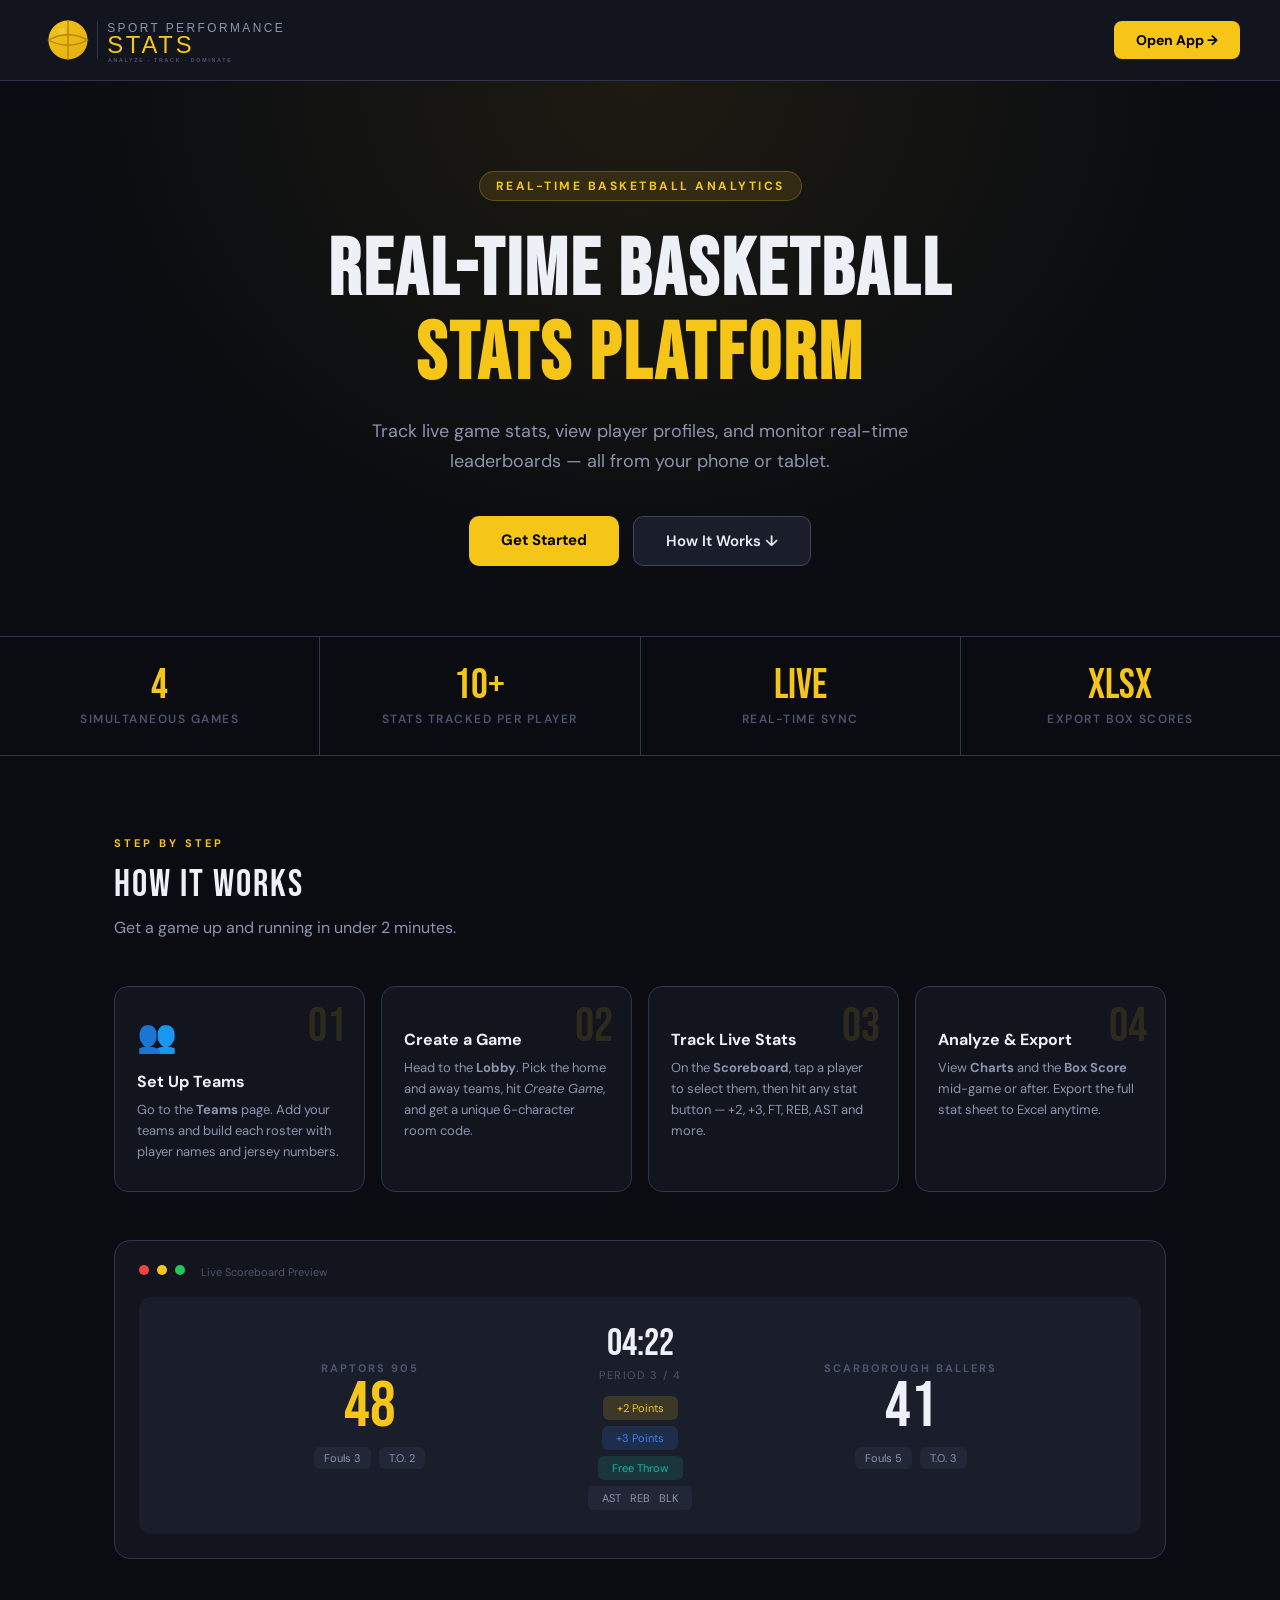
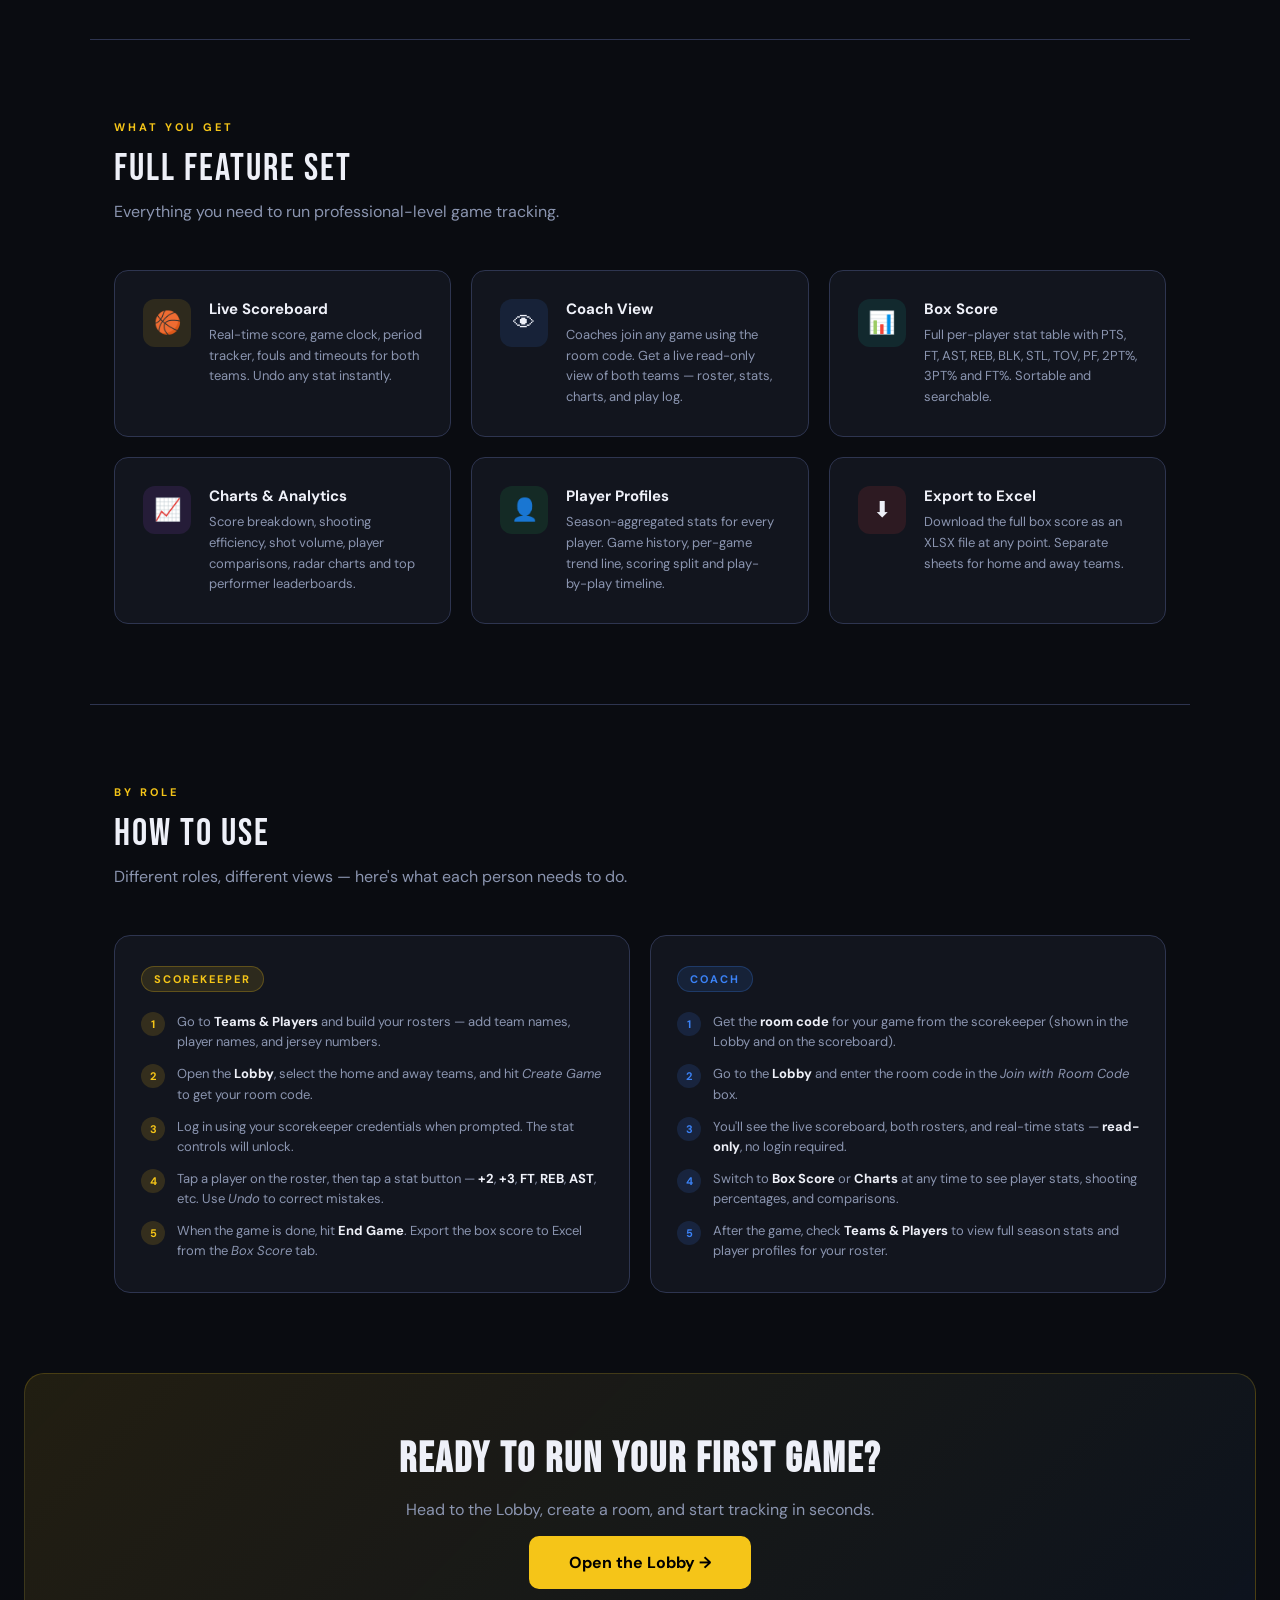
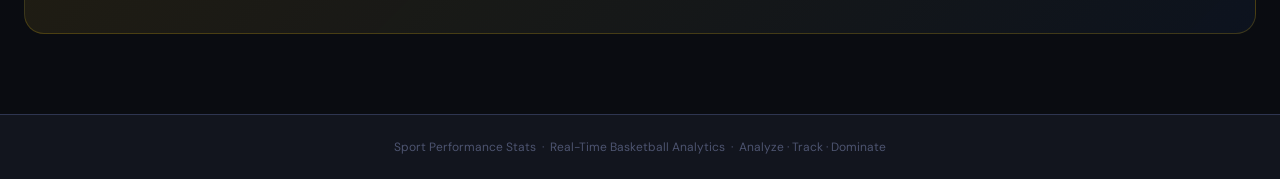
<file: lp2/index.html>
<!DOCTYPE html>
<html lang="en">
<head>
  <meta charset="UTF-8">
  <meta name="viewport" content="width=device-width, initial-scale=1.0">
  <title>Sport Performance Stats — Home</title>
  <link href="https://fonts.googleapis.com/css2?family=Bebas+Neue&family=DM+Sans:wght@400;500;600;700&display=swap" rel="stylesheet">
  <link rel="icon" href="logo.svg">
  <style>
    :root {
      --bg0: #0a0c11; --bg1: #12151e; --bg2: #1a1e2a; --bg3: #222737;
      --line: #2e3550; --line2: #3d4560;
      --t1: #eef0f8; --t2: #8b95b0; --t3: #4d5470;
      --gold: #f5c518; --gold2: #e0ae0f;
      --blue: #3b82f6; --teal: #14b8a6;
      --grn: #22c55e; --red: #ef4444; --purple: #a855f7;
    }
    *, *::before, *::after { box-sizing: border-box; margin: 0; padding: 0; }
    html { scroll-behavior: smooth; }
    body { font-family: 'DM Sans', sans-serif; background: var(--bg0); color: var(--t1); min-height: 100vh; }

    /* ── NAV ── */
    nav {
      display: flex; align-items: center; justify-content: space-between;
      padding: 12px 40px; background: var(--bg1);
      border-bottom: 1px solid var(--line); position: sticky; top: 0; z-index: 100;
    }
    nav img { height: 56px; }
    .nav-cta {
      background: var(--gold); color: #000; font-weight: 700; font-size: 14px;
      padding: 10px 22px; border-radius: 8px; text-decoration: none;
      transition: background .15s;
    }
    .nav-cta:hover { background: var(--gold2); }

    /* ── HERO ── */
    .hero {
      text-align: center; padding: 90px 24px 70px;
      background: radial-gradient(ellipse at 50% 0%, rgba(245,197,24,0.08) 0%, transparent 65%);
      border-bottom: 1px solid var(--line);
    }
    .hero-badge {
      display: inline-block; background: rgba(245,197,24,0.12); color: var(--gold);
      font-size: 12px; font-weight: 700; letter-spacing: 2.5px;
      padding: 6px 16px; border-radius: 99px; border: 1px solid rgba(245,197,24,0.25);
      margin-bottom: 28px; text-transform: uppercase;
    }
    .hero h1 {
      font-family: 'Bebas Neue', sans-serif;
      font-size: clamp(42px, 7vw, 80px); letter-spacing: 3px;
      line-height: 1.05; margin-bottom: 20px;
    }
    .hero h1 span { color: var(--gold); }
    .hero p {
      font-size: 18px; color: var(--t2); max-width: 560px;
      margin: 0 auto 40px; line-height: 1.65;
    }
    .hero-btns { display: flex; gap: 14px; justify-content: center; flex-wrap: wrap; }
    .btn-primary {
      background: var(--gold); color: #000; font-weight: 700; font-size: 15px;
      padding: 14px 32px; border-radius: 10px; text-decoration: none;
      transition: background .15s, transform .1s;
    }
    .btn-primary:hover { background: var(--gold2); transform: translateY(-1px); }
    .btn-secondary {
      background: var(--bg2); color: var(--t1); font-weight: 600; font-size: 15px;
      padding: 14px 32px; border-radius: 10px; text-decoration: none;
      border: 1.5px solid var(--line2); transition: border-color .15s;
    }
    .btn-secondary:hover { border-color: var(--blue); }

    /* ── STATS STRIP ── */
    .stats-strip {
      display: flex; justify-content: center; flex-wrap: wrap; gap: 0;
      border-bottom: 1px solid var(--line);
    }
    .strip-item {
      flex: 1; min-width: 160px; text-align: center;
      padding: 28px 20px; border-right: 1px solid var(--line);
    }
    .strip-item:last-child { border-right: none; }
    .strip-val { font-family: 'Bebas Neue', sans-serif; font-size: 42px; color: var(--gold); line-height: 1; }
    .strip-lbl { font-size: 12px; color: var(--t3); font-weight: 600; letter-spacing: 1.5px; text-transform: uppercase; margin-top: 4px; }

    /* ── SECTIONS ── */
    section { padding: 80px 24px; max-width: 1100px; margin: 0 auto; }
    .section-label {
      font-size: 11px; font-weight: 700; letter-spacing: 3px; color: var(--gold);
      text-transform: uppercase; margin-bottom: 12px;
    }
    .section-title {
      font-family: 'Bebas Neue', sans-serif; font-size: 38px;
      letter-spacing: 2px; margin-bottom: 10px;
    }
    .section-sub { font-size: 16px; color: var(--t2); margin-bottom: 48px; max-width: 520px; }

    /* ── HOW IT WORKS ── */
    .steps { display: grid; grid-template-columns: repeat(auto-fit, minmax(200px, 1fr)); gap: 16px; }
    .step {
      background: var(--bg1); border: 1px solid var(--line);
      border-radius: 14px; padding: 28px 22px; position: relative;
      transition: border-color .2s, transform .2s;
    }
    .step:hover { border-color: var(--gold); transform: translateY(-3px); }
    .step-num {
      font-family: 'Bebas Neue', sans-serif; font-size: 48px;
      color: rgba(245,197,24,0.12); line-height: 1;
      position: absolute; top: 16px; right: 18px;
    }
    .step-icon { font-size: 32px; margin-bottom: 14px; }
    .step h3 { font-size: 16px; font-weight: 700; margin-bottom: 8px; color: var(--t1); }
    .step p { font-size: 13px; color: var(--t2); line-height: 1.6; }
    .step-connector {
      display: flex; align-items: center; justify-content: center;
      color: var(--t3); font-size: 20px; padding-top: 28px;
    }

    /* ── FEATURES ── */
    .features { display: grid; grid-template-columns: repeat(auto-fit, minmax(300px, 1fr)); gap: 20px; }
    .feat {
      background: var(--bg1); border: 1px solid var(--line); border-radius: 14px;
      padding: 28px; display: flex; gap: 18px; align-items: flex-start;
      transition: border-color .2s;
    }
    .feat:hover { border-color: var(--line2); }
    .feat-icon {
      width: 48px; height: 48px; border-radius: 12px; flex-shrink: 0;
      display: flex; align-items: center; justify-content: center; font-size: 22px;
    }
    .feat-icon.gold   { background: rgba(245,197,24,0.12); }
    .feat-icon.blue   { background: rgba(59,130,246,0.12); }
    .feat-icon.teal   { background: rgba(20,184,166,0.12); }
    .feat-icon.purple { background: rgba(168,85,247,0.12); }
    .feat-icon.grn    { background: rgba(34,197,94,0.12); }
    .feat-icon.red    { background: rgba(239,68,68,0.12); }
    .feat h3 { font-size: 15px; font-weight: 700; margin-bottom: 6px; }
    .feat p  { font-size: 13px; color: var(--t2); line-height: 1.6; }

    /* ── VISUAL MOCK (scoreboard preview) ── */
    .mock-wrap {
      background: var(--bg1); border: 1px solid var(--line); border-radius: 16px;
      padding: 24px; margin-top: 48px; overflow: hidden;
    }
    .mock-bar {
      display: flex; gap: 8px; margin-bottom: 18px;
    }
    .mock-dot { width: 10px; height: 10px; border-radius: 50%; }
    .mock-scoreboard {
      display: grid; grid-template-columns: 1fr auto 1fr;
      gap: 12px; align-items: center; text-align: center;
      background: var(--bg2); border-radius: 12px; padding: 24px;
    }
    .mock-team-name { font-size: 11px; color: var(--t3); font-weight: 700; letter-spacing: 2px; text-transform: uppercase; }
    .mock-score { font-family: 'Bebas Neue', sans-serif; font-size: 64px; color: var(--t1); line-height: 1; }
    .mock-score.winning { color: var(--gold); }
    .mock-pills { display: flex; gap: 8px; justify-content: center; margin-top: 8px; }
    .mock-pill { background: var(--bg3); border-radius: 6px; padding: 4px 10px; font-size: 11px; color: var(--t2); }
    .mock-clock { font-family: 'Bebas Neue', sans-serif; font-size: 38px; color: var(--t1); }
    .mock-period { font-size: 11px; color: var(--t3); letter-spacing: 1.5px; margin-top: 2px; }
    .mock-btns { display: flex; flex-direction: column; gap: 6px; margin-top: 14px; align-items: center; }
    .mock-btn { background: var(--bg3); border-radius: 6px; padding: 5px 14px; font-size: 11px; color: var(--t2); }
    .mock-btn.gold { background: rgba(245,197,24,0.15); color: var(--gold); }
    .mock-btn.blue { background: rgba(59,130,246,0.15); color: var(--blue); }
    .mock-btn.teal { background: rgba(20,184,166,0.15); color: var(--teal); }

    /* ── ROLE CARDS ── */
    .roles { display: grid; grid-template-columns: repeat(auto-fit, minmax(280px, 1fr)); gap: 20px; }
    .role-card {
      background: var(--bg1); border: 1px solid var(--line); border-radius: 16px; padding: 30px 26px;
    }
    .role-card-header {
      display: flex; align-items: center; gap: 12px; margin-bottom: 20px;
    }
    .role-tag {
      font-size: 11px; font-weight: 700; letter-spacing: 2px; text-transform: uppercase;
      padding: 5px 12px; border-radius: 99px;
    }
    .role-tag.scorekeeper { background: rgba(245,197,24,0.12); color: var(--gold); border: 1px solid rgba(245,197,24,0.25); }
    .role-tag.coach       { background: rgba(59,130,246,0.12);  color: var(--blue); border: 1px solid rgba(59,130,246,0.25); }
    .role-steps { list-style: none; display: flex; flex-direction: column; gap: 12px; }
    .role-step {
      display: flex; gap: 12px; align-items: flex-start;
    }
    .role-step-num {
      flex-shrink: 0; width: 24px; height: 24px; border-radius: 50%;
      display: flex; align-items: center; justify-content: center;
      font-size: 11px; font-weight: 700;
    }
    .role-step-num.gold   { background: rgba(245,197,24,0.15); color: var(--gold); }
    .role-step-num.blue   { background: rgba(59,130,246,0.15);  color: var(--blue); }
    .role-step-text { font-size: 13px; color: var(--t2); line-height: 1.55; }
    .role-step-text strong { color: var(--t1); }

    /* ── CTA BANNER ── */
    .cta-banner {
      background: linear-gradient(135deg, rgba(245,197,24,0.1) 0%, rgba(59,130,246,0.06) 100%);
      border: 1px solid rgba(245,197,24,0.2); border-radius: 20px;
      padding: 60px 40px; text-align: center; margin: 0 24px 80px;
    }
    .cta-banner h2 {
      font-family: 'Bebas Neue', sans-serif; font-size: 42px;
      letter-spacing: 2px; margin-bottom: 14px;
    }
    .cta-banner p { font-size: 16px; color: var(--t2); margin-bottom: 32px; }

    /* ── FOOTER ── */
    footer {
      background: var(--bg1); border-top: 1px solid var(--line);
      text-align: center; padding: 24px;
      font-size: 12px; color: var(--t3);
    }

    @media (max-width: 600px) {
      nav { padding: 12px 20px; }
      .hero { padding: 60px 20px 50px; }
      .strip-item { min-width: 130px; }
      section { padding: 60px 20px; }
      .mock-score { font-size: 44px; }
      .cta-banner { padding: 40px 24px; margin: 0 16px 60px; }
    }
  </style>
</head>
<body>

<!-- NAV -->
<nav>
  <img src="logo.svg" alt="Sport Performance Stats">
  <a href="lobby.html" class="nav-cta">Open App →</a>
</nav>

<!-- HERO -->
<div class="hero">
  <div class="hero-badge"> Real-Time Basketball Analytics</div>
  <h1>REAL-TIME BASKETBALL<br><span>STATS PLATFORM</span></h1>
  <p>Track live game stats, view player profiles, and monitor real-time leaderboards — all from your phone or tablet.</p>
  <div class="hero-btns">
    <a href="lobby.html" class="btn-primary">Get Started</a>
    <a href="#how-it-works" class="btn-secondary">How It Works ↓</a>
  </div>
</div>

<!-- STATS STRIP -->
<div class="stats-strip">
  <div class="strip-item">
    <div class="strip-val">4</div>
    <div class="strip-lbl">Simultaneous Games</div>
  </div>
  <div class="strip-item">
    <div class="strip-val">10+</div>
    <div class="strip-lbl">Stats Tracked Per Player</div>
  </div>
  <div class="strip-item">
    <div class="strip-val">Live</div>
    <div class="strip-lbl">Real-Time Sync</div>
  </div>
  <div class="strip-item">
    <div class="strip-val">XLSX</div>
    <div class="strip-lbl">Export Box Scores</div>
  </div>
</div>

<!-- HOW IT WORKS -->
<section id="how-it-works">
  <div class="section-label">Step by Step</div>
  <div class="section-title">HOW IT WORKS</div>
  <div class="section-sub">Get a game up and running in under 2 minutes.</div>

  <div class="steps">

    <div class="step">
      <div class="step-num">01</div>
      <div class="step-icon">👥</div>
      <h3>Set Up Teams</h3>
      <p>Go to the <strong>Teams</strong> page. Add your teams and build each roster with player names and jersey numbers.</p>
    </div>

    <div class="step">
      <div class="step-num">02</div>
      <div class="step-icon"></div>
      <h3>Create a Game</h3>
      <p>Head to the <strong>Lobby</strong>. Pick the home and away teams, hit <em>Create Game</em>, and get a unique 6-character room code.</p>
    </div>

    <div class="step">
      <div class="step-num">03</div>
      <div class="step-icon"></div>
      <h3>Track Live Stats</h3>
      <p>On the <strong>Scoreboard</strong>, tap a player to select them, then hit any stat button — +2, +3, FT, REB, AST and more.</p>
    </div>

    <div class="step">
      <div class="step-num">04</div>
      <div class="step-icon"></div>
      <h3>Analyze & Export</h3>
      <p>View <strong>Charts</strong> and the <strong>Box Score</strong> mid-game or after. Export the full stat sheet to Excel anytime.</p>
    </div>

  </div>

  <!-- Scoreboard visual mock -->
  <div class="mock-wrap">
    <div class="mock-bar">
      <div class="mock-dot" style="background:#ef4444"></div>
      <div class="mock-dot" style="background:#f5c518"></div>
      <div class="mock-dot" style="background:#22c55e"></div>
      <span style="font-size:11px;color:var(--t3);margin-left:8px">Live Scoreboard Preview</span>
    </div>
    <div class="mock-scoreboard">
      <div>
        <div class="mock-team-name">Raptors 905</div>
        <div class="mock-score winning">48</div>
        <div class="mock-pills">
          <div class="mock-pill">Fouls 3</div>
          <div class="mock-pill">T.O. 2</div>
        </div>
      </div>
      <div>
        <div class="mock-clock">04:22</div>
        <div class="mock-period">PERIOD 3 / 4</div>
        <div class="mock-btns">
          <div class="mock-btn gold">+2 Points</div>
          <div class="mock-btn blue">+3 Points</div>
          <div class="mock-btn teal">Free Throw</div>
          <div class="mock-btn">AST &nbsp; REB &nbsp; BLK</div>
        </div>
      </div>
      <div>
        <div class="mock-team-name">Scarborough Ballers</div>
        <div class="mock-score">41</div>
        <div class="mock-pills">
          <div class="mock-pill">Fouls 5</div>
          <div class="mock-pill">T.O. 3</div>
        </div>
      </div>
    </div>
  </div>
</section>

<!-- FEATURES -->
<section style="border-top: 1px solid var(--line); padding-top: 80px;">
  <div class="section-label">What You Get</div>
  <div class="section-title">FULL FEATURE SET</div>
  <div class="section-sub">Everything you need to run professional-level game tracking.</div>

  <div class="features">

    <div class="feat">
      <div class="feat-icon gold">🏀</div>
      <div>
        <h3>Live Scoreboard</h3>
        <p>Real-time score, game clock, period tracker, fouls and timeouts for both teams. Undo any stat instantly.</p>
      </div>
    </div>

    <div class="feat">
      <div class="feat-icon blue">👁</div>
      <div>
        <h3>Coach View</h3>
        <p>Coaches join any game using the room code. Get a live read-only view of both teams — roster, stats, charts, and play log.</p>
      </div>
    </div>

    <div class="feat">
      <div class="feat-icon teal">📊</div>
      <div>
        <h3>Box Score</h3>
        <p>Full per-player stat table with PTS, FT, AST, REB, BLK, STL, TOV, PF, 2PT%, 3PT% and FT%. Sortable and searchable.</p>
      </div>
    </div>

    <div class="feat">
      <div class="feat-icon purple">📈</div>
      <div>
        <h3>Charts & Analytics</h3>
        <p>Score breakdown, shooting efficiency, shot volume, player comparisons, radar charts and top performer leaderboards.</p>
      </div>
    </div>

    <div class="feat">
      <div class="feat-icon grn">👤</div>
      <div>
        <h3>Player Profiles</h3>
        <p>Season-aggregated stats for every player. Game history, per-game trend line, scoring split and play-by-play timeline.</p>
      </div>
    </div>

    <div class="feat">
      <div class="feat-icon red">⬇</div>
      <div>
        <h3>Export to Excel</h3>
        <p>Download the full box score as an XLSX file at any point. Separate sheets for home and away teams.</p>
      </div>
    </div>

  </div>
</section>

<!-- ROLE INSTRUCTIONS -->
<section style="border-top: 1px solid var(--line); padding-top: 80px;">
  <div class="section-label">By Role</div>
  <div class="section-title">HOW TO USE</div>
  <div class="section-sub">Different roles, different views — here's what each person needs to do.</div>

  <div class="roles">

    <div class="role-card">
      <div class="role-card-header">
        <span class="role-tag scorekeeper">Scorekeeper</span>
      </div>
      <ol class="role-steps">
        <li class="role-step">
          <div class="role-step-num gold">1</div>
          <div class="role-step-text">Go to <strong>Teams &amp; Players</strong> and build your rosters — add team names, player names, and jersey numbers.</div>
        </li>
        <li class="role-step">
          <div class="role-step-num gold">2</div>
          <div class="role-step-text">Open the <strong>Lobby</strong>, select the home and away teams, and hit <em>Create Game</em> to get your room code.</div>
        </li>
        <li class="role-step">
          <div class="role-step-num gold">3</div>
          <div class="role-step-text">Log in using your scorekeeper credentials when prompted. The stat controls will unlock.</div>
        </li>
        <li class="role-step">
          <div class="role-step-num gold">4</div>
          <div class="role-step-text">Tap a player on the roster, then tap a stat button — <strong>+2</strong>, <strong>+3</strong>, <strong>FT</strong>, <strong>REB</strong>, <strong>AST</strong>, etc. Use <em>Undo</em> to correct mistakes.</div>
        </li>
        <li class="role-step">
          <div class="role-step-num gold">5</div>
          <div class="role-step-text">When the game is done, hit <strong>End Game</strong>. Export the box score to Excel from the <em>Box Score</em> tab.</div>
        </li>
      </ol>
    </div>

    <div class="role-card">
      <div class="role-card-header">
        <span class="role-tag coach">Coach</span>
      </div>
      <ol class="role-steps">
        <li class="role-step">
          <div class="role-step-num blue">1</div>
          <div class="role-step-text">Get the <strong>room code</strong> for your game from the scorekeeper (shown in the Lobby and on the scoreboard).</div>
        </li>
        <li class="role-step">
          <div class="role-step-num blue">2</div>
          <div class="role-step-text">Go to the <strong>Lobby</strong> and enter the room code in the <em>Join with Room Code</em> box.</div>
        </li>
        <li class="role-step">
          <div class="role-step-num blue">3</div>
          <div class="role-step-text">You'll see the live scoreboard, both rosters, and real-time stats — <strong>read-only</strong>, no login required.</div>
        </li>
        <li class="role-step">
          <div class="role-step-num blue">4</div>
          <div class="role-step-text">Switch to <strong>Box Score</strong> or <strong>Charts</strong> at any time to see player stats, shooting percentages, and comparisons.</div>
        </li>
        <li class="role-step">
          <div class="role-step-num blue">5</div>
          <div class="role-step-text">After the game, check <strong>Teams &amp; Players</strong> to view full season stats and player profiles for your roster.</div>
        </li>
      </ol>
    </div>

  </div>
</section>

<!-- CTA BANNER -->
<div class="cta-banner">
  <h2>READY TO RUN YOUR FIRST GAME?</h2>
  <p>Head to the Lobby, create a room, and start tracking in seconds.</p>
  <a href="lobby.html" class="btn-primary" style="font-size:16px;padding:16px 40px">Open the Lobby →</a>
</div>

<!-- FOOTER -->
<footer>
  Sport Performance Stats &nbsp;·&nbsp; Real-Time Basketball Analytics &nbsp;·&nbsp; Analyze · Track · Dominate
</footer>

</body>
</html>
</file>
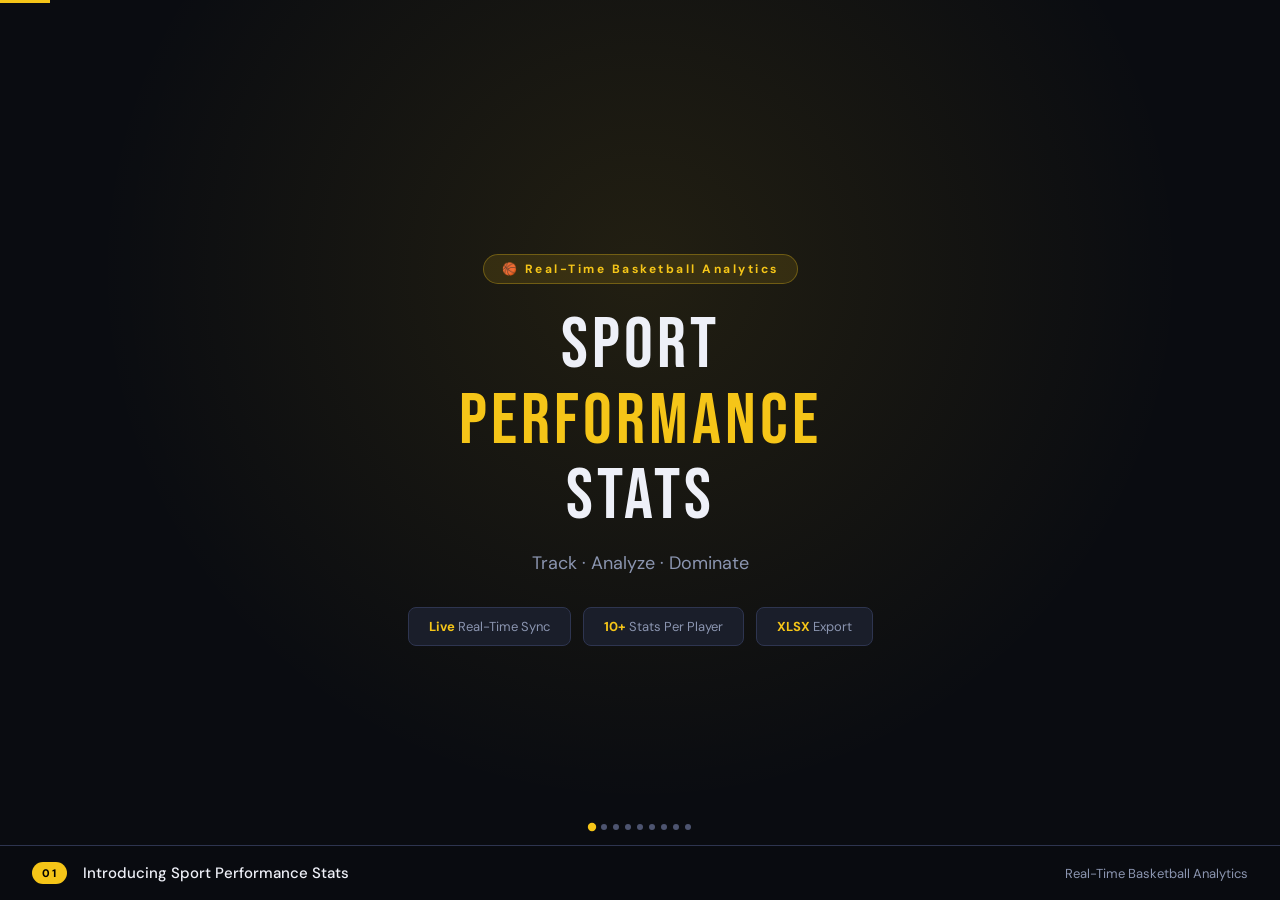
<file: lp2/demo.html>
<!DOCTYPE html>
<html lang="en">
<head>
  <meta charset="UTF-8">
  <meta name="viewport" content="width=device-width, initial-scale=1.0">
  <title>Sport Performance Stats — Demo</title>
  <link href="https://fonts.googleapis.com/css2?family=Bebas+Neue&family=DM+Sans:wght@400;500;600;700&display=swap" rel="stylesheet">
  <style>
    :root {
      --bg0:#0a0c11; --bg1:#12151e; --bg2:#1a1e2a; --bg3:#222737; --bg4:#2a3045;
      --line:#2e3550; --line2:#3d4560;
      --t1:#eef0f8; --t2:#8b95b0; --t3:#4d5470;
      --gold:#f5c518; --gold2:#e0ae0f;
      --blue:#3b82f6; --teal:#14b8a6; --grn:#22c55e; --red:#ef4444; --purple:#a855f7;
    }
    *,*::before,*::after{box-sizing:border-box;margin:0;padding:0}
    html,body{width:100%;height:100%;overflow:hidden;background:var(--bg0);font-family:'DM Sans',sans-serif;color:var(--t1)}

    /* ── PROGRESS BAR ── */
    #progress-bar{position:fixed;top:0;left:0;height:3px;background:var(--gold);width:0%;transition:width .4s linear;z-index:1000}

    /* ── SCENE WRAPPER ── */
    #stage{width:100%;height:100%;position:relative}
    .scene{position:absolute;inset:0;display:flex;flex-direction:column;opacity:0;transition:opacity .6s ease;pointer-events:none}
    .scene.active{opacity:1;pointer-events:all}

    /* ── CAPTION BAR ── */
    .caption-bar{position:fixed;bottom:0;left:0;right:0;background:rgba(10,12,17,.92);border-top:1px solid var(--line);padding:16px 32px;display:flex;align-items:center;gap:16px;z-index:500;backdrop-filter:blur(8px)}
    .caption-step{background:var(--gold);color:#000;font-weight:800;font-size:11px;letter-spacing:1.5px;padding:4px 10px;border-radius:99px;white-space:nowrap}
    .caption-text{font-size:15px;color:var(--t1);font-weight:500}
    .caption-sub{font-size:13px;color:var(--t2);margin-left:auto;white-space:nowrap}

    /* ── SCENE NAV ── */
    .scene-dots{position:fixed;bottom:70px;left:50%;transform:translateX(-50%);display:flex;gap:6px;z-index:600}
    .dot{width:6px;height:6px;border-radius:50%;background:var(--t3);transition:background .3s,transform .3s}
    .dot.active{background:var(--gold);transform:scale(1.4)}

    /* ── FAKE NAVBAR ── */
    .fake-nav{background:var(--bg1);border-bottom:1px solid var(--line);padding:10px 24px;display:flex;align-items:center;justify-content:space-between;flex-shrink:0}
    .fake-nav img{height:52px}
    .fake-nav-links{display:flex;gap:4px}
    .fnl{font-size:13px;font-weight:600;color:var(--t2);padding:7px 13px;border-radius:7px;text-decoration:none}
    .fnl.active{background:var(--gold);color:#000}

    /* ── SCENE CONTENT ── */
    .scene-body{flex:1;overflow:hidden;position:relative}

    /* ════════════════════════════════
       SCENE 1 — INTRO
    ════════════════════════════════ */
    #s1 .scene-body{display:flex;flex-direction:column;align-items:center;justify-content:center;text-align:center;background:radial-gradient(ellipse at 50% 30%,rgba(245,197,24,.1) 0%,transparent 60%)}
    .intro-badge{display:inline-block;background:rgba(245,197,24,.12);color:var(--gold);font-size:12px;font-weight:700;letter-spacing:2.5px;padding:6px 18px;border-radius:99px;border:1px solid rgba(245,197,24,.3);margin-bottom:24px;opacity:0;transform:translateY(10px);transition:all .6s ease .2s}
    .intro-h1{font-family:'Bebas Neue',sans-serif;font-size:72px;letter-spacing:4px;line-height:1.05;opacity:0;transform:translateY(20px);transition:all .7s ease .4s}
    .intro-h1 span{color:var(--gold)}
    .intro-sub{font-size:18px;color:var(--t2);margin-top:16px;opacity:0;transition:all .6s ease .7s}
    .intro-pill{display:flex;gap:12px;margin-top:32px;justify-content:center;opacity:0;transition:all .6s ease 1s}
    .ipill{background:var(--bg2);border:1px solid var(--line);border-radius:8px;padding:10px 20px;font-size:13px;color:var(--t2)}
    .ipill span{color:var(--gold);font-weight:700}
    #s1.active .intro-badge,#s1.active .intro-h1,#s1.active .intro-sub,#s1.active .intro-pill{opacity:1;transform:translateY(0)}

    /* ════════════════════════════════
       SCENE 2 — TEAMS
    ════════════════════════════════ */
    .teams-table-wrap{padding:24px;overflow:auto;height:100%}
    .teams-table{width:100%;border-collapse:collapse}
    .teams-table th{font-size:11px;letter-spacing:1.5px;color:var(--t3);font-weight:700;text-transform:uppercase;padding:10px 14px;border-bottom:1px solid var(--line);text-align:left}
    .teams-table td{padding:14px 14px;border-bottom:1px solid var(--line);font-size:14px}
    .rank-badge{display:inline-flex;align-items:center;justify-content:center;width:26px;height:26px;border-radius:6px;font-weight:800;font-size:13px}
    .r1{background:rgba(245,197,24,.15);color:var(--gold)}
    .r2{background:rgba(180,180,180,.1);color:#aaa}
    .r3{background:rgba(184,115,51,.1);color:#cd7f32}
    .rn{background:var(--bg3);color:var(--t3)}
    .team-row{opacity:0;transform:translateX(-16px);transition:all .4s ease}
    .team-row.show{opacity:1;transform:translateX(0)}
    .abtn{padding:6px 14px;border-radius:6px;font-size:12px;font-weight:700;border:none;cursor:pointer}
    .abtn.roster{background:rgba(59,130,246,.15);color:var(--blue)}
    .abtn.roster.highlight{background:var(--blue);color:#fff;transform:scale(1.05);transition:all .2s}

    /* roster modal */
    .roster-modal{position:absolute;inset:0;background:rgba(0,0,0,.7);display:flex;align-items:center;justify-content:center;opacity:0;transition:opacity .4s;pointer-events:none;z-index:200}
    .roster-modal.show{opacity:1;pointer-events:all}
    .roster-box{background:var(--bg1);border:1px solid var(--line);border-radius:16px;width:360px;overflow:hidden}
    .rmhdr{background:var(--bg2);padding:16px 20px;font-weight:700;font-size:15px;border-bottom:1px solid var(--line);display:flex;justify-content:space-between;align-items:center}
    .rmclose{color:var(--t3);font-size:18px;cursor:pointer}
    .rm-player{display:flex;align-items:center;gap:12px;padding:12px 20px;border-bottom:1px solid var(--line);opacity:0;transform:translateX(10px);transition:all .3s ease}
    .rm-player.show{opacity:1;transform:translateX(0)}
    .rm-num{font-family:'Bebas Neue',sans-serif;font-size:22px;color:var(--gold);width:32px}
    .rm-name{font-size:14px;font-weight:600}

    /* ════════════════════════════════
       SCENE 3 — LOBBY
    ════════════════════════════════ */
    .lobby-body{padding:24px;display:grid;grid-template-columns:1fr 1fr;gap:20px;height:100%}
    .action-card{background:var(--bg1);border:1px solid var(--line);border-radius:14px;padding:28px;display:flex;flex-direction:column;gap:12px;opacity:0;transform:translateY(16px);transition:all .5s ease}
    .action-card.show{opacity:1;transform:translateY(0)}
    .ac-icon{font-size:32px}
    .ac-h2{font-size:18px;font-weight:700}
    .ac-p{font-size:13px;color:var(--t2)}
    .lselect{width:100%;background:var(--bg2);border:1px solid var(--line);color:var(--t1);padding:10px 12px;border-radius:8px;font-size:13px}
    .lbtn{padding:12px;border-radius:8px;font-weight:700;font-size:14px;border:none;cursor:pointer;text-align:center;transition:all .2s}
    .lbtn.primary{background:var(--gold);color:#000}
    .lbtn.primary.pulse{transform:scale(1.04);box-shadow:0 0 20px rgba(245,197,24,.4)}
    .room-code-reveal{background:var(--bg2);border:1px solid var(--gold);border-radius:10px;padding:14px;text-align:center;opacity:0;transform:scale(.95);transition:all .4s ease;margin-top:4px}
    .room-code-reveal.show{opacity:1;transform:scale(1)}
    .rc-label{font-size:11px;color:var(--t3);letter-spacing:2px;text-transform:uppercase;margin-bottom:6px}
    .rc-code{font-family:'Bebas Neue',sans-serif;font-size:42px;color:var(--gold);letter-spacing:8px}
    .active-games-section{grid-column:1/-1;background:var(--bg1);border:1px solid var(--line);border-radius:14px;padding:20px;opacity:0;transition:opacity .5s .4s ease}
    .active-games-section.show{opacity:1}
    .game-card-mini{background:var(--bg2);border:1px solid var(--line);border-radius:10px;padding:14px;display:flex;justify-content:space-between;align-items:center}
    .gcm-teams{font-weight:700;font-size:14px}
    .gcm-score{font-family:'Bebas Neue',sans-serif;font-size:26px;color:var(--gold)}
    .gcm-status{font-size:11px;color:var(--grn);font-weight:700;letter-spacing:1px}

    /* ════════════════════════════════
       SCENE 4 — SCOREBOARD
    ════════════════════════════════ */
    .board{display:grid;grid-template-columns:1fr 1.1fr 1fr;gap:10px;padding:12px;height:100%}
    .team-panel{background:var(--bg1);border:1px solid var(--line);border-radius:14px;padding:18px;display:flex;flex-direction:column;gap:10px}
    .team-name-disp{font-size:11px;font-weight:700;letter-spacing:2px;color:var(--t3);text-transform:uppercase}
    .big-score{font-family:'Bebas Neue',sans-serif;font-size:80px;line-height:1;transition:all .15s}
    .big-score.bump{transform:scale(1.15);color:var(--gold)}
    .score-lbl{font-size:11px;color:var(--t3);letter-spacing:2px;text-transform:uppercase}
    .fpills{display:flex;gap:8px}
    .fpill{background:var(--bg2);border-radius:6px;padding:5px 12px;font-size:12px;color:var(--t2)}
    .roster-hdr{font-size:10px;color:var(--t3);letter-spacing:2px;text-transform:uppercase;margin-bottom:6px}
    .roster-list{list-style:none;display:flex;flex-direction:column;gap:4px}
    .roster-li{padding:8px 10px;border-radius:8px;font-size:13px;display:flex;align-items:center;gap:8px;cursor:pointer;background:var(--bg2);border:1px solid transparent;transition:all .2s}
    .roster-li.selected{background:rgba(245,197,24,.12);border-color:var(--gold);color:var(--gold)}
    .rnum{font-family:'Bebas Neue',sans-serif;font-size:18px;color:var(--t3);width:24px}
    .roster-li.selected .rnum{color:var(--gold)}

    .ctrl-panel{background:var(--bg1);border:1px solid var(--line);border-radius:14px;padding:18px;display:flex;flex-direction:column;gap:12px;align-items:center}
    .clock{font-family:'Bebas Neue',sans-serif;font-size:52px;color:var(--t1)}
    .period-tag{font-size:11px;color:var(--t3);letter-spacing:2px;text-transform:uppercase}
    .sel-bar{background:var(--bg2);border-radius:8px;padding:10px 14px;width:100%;font-size:13px;color:var(--t2);border:1px solid var(--line);transition:all .3s;text-align:center}
    .sel-bar.on{border-color:var(--gold);color:var(--gold);background:rgba(245,197,24,.08)}
    .stat-btns{display:flex;flex-direction:column;gap:8px;width:100%}
    .stat-row{display:flex;gap:8px;justify-content:center}
    .sb{padding:10px 0;border-radius:8px;border:none;font-weight:800;font-size:14px;cursor:pointer;flex:1;transition:all .2s;color:#000}
    .sb.gold{background:var(--gold)}
    .sb.blue{background:var(--blue);color:#fff}
    .sb.teal{background:var(--teal);color:#fff}
    .sb.chip{background:var(--bg3);color:var(--t2);font-size:12px;font-weight:700}
    .sb.active-flash{transform:scale(.93);filter:brightness(1.3)}

    .live-log{background:var(--bg2);border-radius:8px;padding:10px;width:100%;max-height:100px;overflow:hidden}
    .log-entry{font-size:11px;color:var(--t2);padding:2px 0;border-bottom:1px solid var(--line)}
    .log-entry strong{color:var(--t1)}
    .log-entry.new{color:var(--gold)}

    /* ════════════════════════════════
       SCENE 5 — BOX SCORE
    ════════════════════════════════ */
    .box-wrap{padding:16px;height:100%;display:flex;flex-direction:column;gap:12px}
    .stabs{display:flex;gap:6px}
    .stab{padding:8px 18px;border-radius:8px;font-size:13px;font-weight:700;background:var(--bg2);color:var(--t2);border:1px solid var(--line)}
    .stab.active{background:var(--gold);color:#000;border-color:var(--gold)}
    .summary-row{display:flex;gap:10px}
    .tscard{background:var(--bg2);border:1px solid var(--line);border-radius:8px;padding:12px 16px;text-align:center;flex:1;opacity:0;transform:translateY(8px);transition:all .3s ease}
    .tscard.show{opacity:1;transform:translateY(0)}
    .tscard-val{font-family:'Bebas Neue',sans-serif;font-size:28px;color:var(--gold)}
    .tscard-lbl{font-size:10px;color:var(--t3);letter-spacing:1.5px;text-transform:uppercase;margin-top:2px}
    .box-table{width:100%;border-collapse:collapse;font-size:12px}
    .box-table th{font-size:10px;color:var(--t3);letter-spacing:1.5px;text-transform:uppercase;padding:8px 10px;border-bottom:1px solid var(--line);text-align:left}
    .box-table td{padding:10px 10px;border-bottom:1px solid var(--line)}
    .box-row{opacity:0;transform:translateX(-10px);transition:all .3s ease}
    .box-row.show{opacity:1;transform:translateX(0)}

    /* ════════════════════════════════
       SCENE 6 — CHARTS
    ════════════════════════════════ */
    #s6 .scene-body{overflow-y:auto;display:flex;flex-direction:column}
    .charts-wrap{padding:12px 16px 0;display:grid;grid-template-columns:1fr 1fr;gap:12px;flex-shrink:0}
    .chart-card{background:var(--bg1);border:1px solid var(--line);border-radius:12px;padding:16px;display:flex;flex-direction:column;gap:10px;min-height:220px;opacity:0;transform:translateY(12px);transition:all .5s ease}
    .chart-card.show{opacity:1;transform:translateY(0)}
    /* player comparison */
    .cmp-section{padding:12px 16px 16px;flex-shrink:0;opacity:0;transform:translateY(16px);transition:all .5s ease}
    .cmp-section.show{opacity:1;transform:translateY(0)}
    .cmp-section-lbl{font-size:10px;color:var(--t3);letter-spacing:2px;text-transform:uppercase;font-weight:700;margin-bottom:10px}
    .cmp-row{display:flex;align-items:center;gap:10px;margin-bottom:12px;font-size:13px;color:var(--t2);font-weight:600}
    .csel{background:var(--bg2);border:1px solid var(--line2);color:var(--t1);padding:7px 14px;border-radius:8px;font-size:13px;font-weight:600}
    .vs-b{background:var(--gold);color:#000;font-weight:900;font-size:11px;padding:4px 10px;border-radius:6px}
    .cmp-charts-row{display:grid;grid-template-columns:1fr 1fr;gap:12px}
    /* grouped bars */
    .gbar-chart{display:flex;align-items:flex-end;justify-content:center;gap:18px;flex:1;padding:4px 8px 0}
    .gbar-group{display:flex;flex-direction:column;align-items:center;gap:4px}
    .gbar-pair{display:flex;align-items:flex-end;gap:3px}
    .gbar{width:16px;border-radius:3px 3px 0 0;transition:height .8s cubic-bezier(.22,1,.36,1);height:0}
    .gbar-lbl{font-size:10px;color:var(--t3)}
    /* legend */
    .cmp-legend{display:flex;gap:12px;margin-bottom:6px}
    .cleg{display:flex;align-items:center;gap:5px;font-size:11px;color:var(--t2)}
    .cleg-dot{width:8px;height:8px;border-radius:50%}
    .cc-title{font-size:11px;color:var(--t3);letter-spacing:1.5px;text-transform:uppercase;font-weight:700}
    .bar-chart{display:flex;align-items:flex-end;justify-content:center;gap:16px;flex:1;padding:8px 16px 0}
    .bar-wrap{display:flex;flex-direction:column;align-items:center;gap:4px;width:64px;flex-shrink:0;justify-content:flex-end;height:100%}
    .bar{width:100%;border-radius:4px 4px 0 0;transition:height .8s cubic-bezier(.22,1,.36,1);height:0;min-height:0}
    .bar-lbl{font-size:10px;color:var(--t3)}
    .bar-val{font-size:11px;font-weight:700;color:var(--t2)}
    .h-bar-chart{display:flex;flex-direction:column;gap:8px;flex:1;justify-content:center}
    .h-bar-row{display:flex;align-items:center;gap:8px}
    .h-bar-name{font-size:11px;color:var(--t2);width:80px;text-align:right;flex-shrink:0}
    .h-bar-track{flex:1;height:10px;background:var(--bg3);border-radius:99px;overflow:hidden}
    .h-bar-fill{height:100%;border-radius:99px;width:0;transition:width .9s ease}
    .h-bar-val{font-size:11px;color:var(--t2);width:28px;flex-shrink:0}
    /* radar */
    .radar-wrap{flex:1;display:flex;align-items:center;justify-content:center}

    /* ════════════════════════════════
       SCENE 7 — COACH VIEW
    ════════════════════════════════ */
    #s7 .scene-body{display:flex;align-items:center;justify-content:center;background:var(--bg0);gap:40px;padding:20px}
    .phone-frame{width:320px;height:560px;background:var(--bg1);border:2px solid var(--line2);border-radius:32px;overflow:hidden;flex-shrink:0;box-shadow:0 20px 60px rgba(0,0,0,.6);opacity:0;transform:translateY(20px) scale(.97);transition:all .6s ease}
    .phone-frame.show{opacity:1;transform:translateY(0) scale(1)}
    .coach-hdr{background:var(--bg2);padding:14px 16px;display:flex;align-items:center;justify-content:space-between;border-bottom:1px solid var(--line)}
    .ch-logo-sm{height:28px}
    .live-dot-wrap{display:flex;align-items:center;gap:6px;font-size:12px;font-weight:700;color:var(--grn)}
    .live-dot{width:8px;height:8px;border-radius:50%;background:var(--grn);animation:pulse 1.2s infinite}
    @keyframes pulse{0%,100%{opacity:1}50%{opacity:.4}}
    .score-strip{background:var(--bg2);padding:14px;display:grid;grid-template-columns:1fr auto 1fr;gap:8px;align-items:center;text-align:center;border-bottom:1px solid var(--line)}
    .ss-name{font-size:10px;color:var(--t3);letter-spacing:1.5px;text-transform:uppercase}
    .ss-score{font-family:'Bebas Neue',sans-serif;font-size:44px;line-height:1}
    .ss-score.my-team{color:var(--gold)}
    .ss-clock{font-family:'Bebas Neue',sans-serif;font-size:28px}
    .ss-period{font-size:10px;color:var(--t3);letter-spacing:1px}
    .coach-tabs-sm{display:flex;gap:4px;padding:8px;background:var(--bg2);border-bottom:1px solid var(--line)}
    .ctab-sm{flex:1;padding:6px;border-radius:6px;font-size:10px;font-weight:700;background:transparent;color:var(--t2);border:none;text-align:center}
    .ctab-sm.active{background:var(--gold);color:#000}
    .coach-roster{padding:10px}
    .coach-pl{display:flex;align-items:center;gap:8px;padding:8px 6px;border-bottom:1px solid var(--line)}
    .cp-num{font-family:'Bebas Neue',sans-serif;font-size:20px;color:var(--gold);width:28px}
    .cp-name{font-size:12px;font-weight:600;flex:1}
    .cp-pts{font-family:'Bebas Neue',sans-serif;font-size:22px;color:var(--t1)}
    .cp-sub{font-size:10px;color:var(--t3)}
    .coach-desc{max-width:320px;opacity:0;transition:opacity .5s .4s}
    .coach-desc.show{opacity:1}
    .cd-title{font-family:'Bebas Neue',sans-serif;font-size:32px;letter-spacing:2px;margin-bottom:12px}
    .cd-pts{display:flex;flex-direction:column;gap:10px}
    .cd-pt{display:flex;align-items:flex-start;gap:10px;font-size:14px;color:var(--t2)}
    .cd-pt span{color:var(--gold);font-size:18px;flex-shrink:0}

    /* ════════════════════════════════
       SCENE 8 — PLAYER PROFILE
    ════════════════════════════════ */
    .profile-wrap{padding:16px;height:100%;display:flex;flex-direction:column;gap:14px;overflow:hidden}
    .profile-hero{background:var(--bg1);border:1px solid var(--line);border-radius:14px;padding:20px;display:flex;gap:20px;align-items:center;opacity:0;transform:translateY(10px);transition:all .5s ease}
    .profile-hero.show{opacity:1;transform:translateY(0)}
    .av{width:64px;height:64px;border-radius:16px;background:rgba(245,197,24,.15);display:flex;align-items:center;justify-content:center;font-family:'Bebas Neue',sans-serif;font-size:28px;color:var(--gold);flex-shrink:0}
    .ph-info{flex:1}
    .ph-num{font-size:11px;color:var(--t3);font-weight:700}
    .ph-name{font-size:22px;font-weight:800;line-height:1.2}
    .ph-team{font-size:13px;color:var(--t2);margin-top:2px}
    .ph-badges{display:flex;gap:6px;margin-top:8px;flex-wrap:wrap}
    .badge{padding:3px 10px;border-radius:99px;font-size:11px;font-weight:700}
    .badge-gold{background:rgba(245,197,24,.15);color:var(--gold);border:1px solid rgba(245,197,24,.3)}
    .badge-blue{background:rgba(59,130,246,.15);color:var(--blue);border:1px solid rgba(59,130,246,.3)}
    .ph-stats{display:flex;gap:20px;text-align:center}
    .phs{display:flex;flex-direction:column}
    .phs-val{font-family:'Bebas Neue',sans-serif;font-size:32px;color:var(--gold)}
    .phs-lbl{font-size:10px;color:var(--t3);letter-spacing:1.5px;text-transform:uppercase}
    .profile-charts{display:grid;grid-template-columns:1fr 1fr 1fr;gap:12px;flex:1;min-height:0}
    .pc-card{background:var(--bg1);border:1px solid var(--line);border-radius:12px;padding:14px;display:flex;flex-direction:column;gap:8px;opacity:0;transform:translateY(10px);transition:all .4s ease}
    .pc-card.show{opacity:1;transform:translateY(0)}
    .pc-title{font-size:10px;color:var(--t3);letter-spacing:1.5px;text-transform:uppercase;font-weight:700}
    /* stat cards row */
    .sc-row-demo{display:flex;gap:8px;flex-shrink:0}
    .sc-card-d{background:var(--bg1);border:1px solid var(--line);border-radius:10px;padding:14px 8px;text-align:center;flex:1;opacity:0;transform:translateY(10px);transition:all .3s ease}
    .sc-card-d.show{opacity:1;transform:translateY(0)}
    .sc-val-d{font-family:'Bebas Neue',sans-serif;font-size:28px;color:var(--gold);line-height:1}
    .sc-lbl-d{font-size:9px;color:var(--t3);letter-spacing:1.5px;text-transform:uppercase;margin-top:3px}
    /* bar chart bottom-anchored */
    .bar-chart-bottom{display:flex;align-items:flex-end;gap:10px;flex:1}
    .bar-wrap-b{display:flex;flex-direction:column;align-items:center;gap:4px;flex:1;height:100%}
    .bar-space{flex:1;display:flex;align-items:flex-end;width:100%}
    .bar-b{width:100%;border-radius:4px 4px 0 0;transition:height .9s cubic-bezier(.22,1,.36,1);height:0px}
    /* sidebar */
    .pp-page{display:flex;height:100%;overflow:hidden}
    .pp-sidebar{width:220px;flex-shrink:0;border-right:1px solid var(--line);background:var(--bg1);display:flex;flex-direction:column;overflow:hidden}
    .pp-sidebar-hdr{padding:14px 16px;border-bottom:1px solid var(--line);flex-shrink:0}
    .pp-sidebar-title{font-family:'Bebas Neue',sans-serif;font-size:22px;letter-spacing:2px;margin-bottom:8px}
    .pp-search{width:100%;background:var(--bg2);border:1px solid var(--line);color:var(--t2);padding:8px 12px;border-radius:8px;font-size:12px}
    .pp-player-list{flex:1;overflow-y:auto;padding:6px}
    .pp-player-item{display:flex;align-items:center;gap:10px;padding:9px 10px;border-radius:8px;cursor:pointer;transition:background .2s;border:1px solid transparent;opacity:0;transform:translateX(-10px);transition:all .3s ease}
    .pp-player-item.show{opacity:1;transform:translateX(0)}
    .pp-player-item.active{background:rgba(245,197,24,.08);border-color:var(--gold)}
    .pp-av{width:32px;height:32px;border-radius:8px;display:flex;align-items:center;justify-content:center;font-size:13px;font-weight:800;flex-shrink:0;color:#000;background:rgba(245,197,24,.7)}
    .pp-pname{font-size:13px;font-weight:600;flex:1}
    .pp-pteam{font-size:10px;color:var(--t3)}
    .pp-ppts{font-family:'Bebas Neue',sans-serif;font-size:20px;color:var(--gold)}
    .pp-pnum{font-size:11px;color:var(--t3);font-weight:700;width:18px;flex-shrink:0}
    /* main */
    .pp-main{flex:1;padding:14px;display:flex;flex-direction:column;gap:10px;overflow:hidden;min-width:0}

    /* ════════════════════════════════
       SCENE 9 — OUTRO
    ════════════════════════════════ */
    #s9 .scene-body{display:flex;flex-direction:column;align-items:center;justify-content:center;text-align:center;background:radial-gradient(ellipse at 50% 50%,rgba(245,197,24,.1) 0%,transparent 65%)}
    .outro-logo{opacity:0;transform:scale(.9);transition:all .7s ease .2s}
    .outro-logo.show{opacity:1;transform:scale(1)}
    .outro-tagline{font-size:16px;color:var(--t2);margin-top:16px;letter-spacing:3px;text-transform:uppercase;opacity:0;transition:all .6s ease .6s}
    .outro-tagline.show{opacity:1}
    .outro-cta{margin-top:32px;background:var(--gold);color:#000;font-weight:700;font-size:15px;padding:14px 36px;border-radius:10px;opacity:0;transition:all .6s ease 1s;border:none;cursor:pointer}
    .outro-cta.show{opacity:1}
    .outro-link{margin-top:16px;font-size:13px;color:var(--t3);opacity:0;transition:all .6s ease 1.2s}
    .outro-link.show{opacity:1}
    .outro-link a{color:var(--blue);text-decoration:none}

    /* ── CURSOR ── */
    #cursor{position:fixed;width:20px;height:20px;border-radius:50%;background:rgba(245,197,24,.6);border:2px solid var(--gold);pointer-events:none;z-index:9999;transform:translate(-50%,-50%);transition:left .4s ease,top .4s ease,transform .1s,opacity .3s;opacity:0}
    #cursor.click{transform:translate(-50%,-50%) scale(.7)}
    #cursor.visible{opacity:1}

    /* ── REPLAY BTN ── */
    #replay{position:fixed;top:16px;right:16px;background:var(--bg2);border:1px solid var(--line);color:var(--t2);font-size:12px;font-weight:700;padding:8px 16px;border-radius:8px;cursor:pointer;z-index:1000;display:none}
    #replay:hover{border-color:var(--gold);color:var(--gold)}
  </style>
</head>
<body>

<div id="progress-bar"></div>
<div id="cursor"></div>
<button id="replay" onclick="startDemo()">↺ Replay</button>

<div class="scene-dots" id="dots"></div>

<div id="stage">

  <!-- SCENE 1: INTRO -->
  <div class="scene" id="s1">
    <div class="scene-body">
      <div class="intro-badge">🏀 Real-Time Basketball Analytics</div>
      <div class="intro-h1">SPORT<br><span>PERFORMANCE</span><br>STATS</div>
      <div class="intro-sub">Track · Analyze · Dominate</div>
      <div class="intro-pill">
        <div class="ipill"><span>Live</span> Real-Time Sync</div>
        <div class="ipill"><span>10+</span> Stats Per Player</div>
        <div class="ipill"><span>XLSX</span> Export</div>
      </div>
    </div>
  </div>

  <!-- SCENE 2: TEAMS -->
  <div class="scene" id="s2">
    <div class="fake-nav">
      <img src="logo.svg" alt="SPS">
      <div class="fake-nav-links">
        <span class="fnl">Home</span>
        <span class="fnl">Lobby</span>
        <span class="fnl active">Teams</span>
        <span class="fnl">Players</span>
      </div>
    </div>
    <div class="scene-body">
      <div class="teams-table-wrap">
        <table class="teams-table">
          <thead><tr><th>#</th><th>Team</th><th>W</th><th>L</th><th>Win %</th><th>Actions</th></tr></thead>
          <tbody id="teams-body"></tbody>
        </table>
      </div>
      <div class="roster-modal" id="roster-modal">
        <div class="roster-box">
          <div class="rmhdr">
            <span>Roster — Raptors 905</span>
            <span class="rmclose" id="rm-close">✕</span>
          </div>
          <div id="rm-players"></div>
        </div>
      </div>
    </div>
  </div>

  <!-- SCENE 3: LOBBY -->
  <div class="scene" id="s3">
    <div class="fake-nav">
      <img src="logo.svg" alt="SPS">
      <div class="fake-nav-links">
        <span class="fnl">Home</span>
        <span class="fnl active">Lobby</span>
        <span class="fnl">Teams</span>
        <span class="fnl">Players</span>
      </div>
    </div>
    <div class="scene-body">
      <div class="lobby-body">
        <div class="action-card" id="create-card">
          <div class="ac-icon">🏀</div>
          <div class="ac-h2">New Game</div>
          <div class="ac-p">Start a fresh game. A unique room code will be generated.</div>
          <select class="lselect" id="home-sel"><option>Raptors 905</option><option>Scarborough Ballers</option></select>
          <select class="lselect" id="away-sel"><option>Scarborough Ballers</option><option>Raptors 905</option></select>
          <button class="lbtn primary" id="create-btn">+ Create Game</button>
          <div class="room-code-reveal" id="rc-reveal">
            <div class="rc-label">Room Created</div>
            <div class="rc-code">HX7K2P</div>
          </div>
        </div>
        <div class="active-games-section" id="active-games">
          <div style="font-size:13px;font-weight:700;color:var(--t2);margin-bottom:12px;letter-spacing:1px;text-transform:uppercase">Active Games</div>
          <div class="game-card-mini">
            <div>
              <div class="gcm-teams">Raptors 905 vs Scarborough Ballers</div>
              <div class="gcm-status">● LIVE</div>
            </div>
            <div class="gcm-score">48 — 41</div>
          </div>
        </div>
      </div>
    </div>
  </div>

  <!-- SCENE 4: SCOREBOARD -->
  <div class="scene" id="s4">
    <div class="fake-nav">
      <img src="logo.svg" alt="SPS">
      <div style="background:var(--bg2);border:1px solid var(--line2);border-radius:6px;padding:5px 16px;font-size:12px;font-weight:700;color:var(--gold);letter-spacing:1.5px">ROOM: HX7K2P</div>
      <div class="fake-nav-links">
        <span class="fnl" style="background:var(--gold);color:#000;border-radius:7px">📲 Coach Links</span>
        <span class="fnl">Home</span>
        <span class="fnl">← Lobby</span>
        <span class="fnl">Teams</span>
        <span class="fnl">Players</span>
      </div>
    </div>
    <div class="scene-body">
      <div style="display:flex;gap:8px;justify-content:center;padding:8px;background:var(--bg1);border-bottom:1px solid var(--line)">
        <button style="padding:6px 16px;border-radius:50px;font-size:12px;font-weight:700;background:var(--gold);color:#000;border:none">🏀 Scoreboard</button>
        <button style="padding:6px 16px;border-radius:50px;font-size:12px;font-weight:700;background:var(--bg2);color:var(--t2);border:1px solid var(--line)">📊 Box Score</button>
        <button style="padding:6px 16px;border-radius:50px;font-size:12px;font-weight:700;background:var(--bg2);color:var(--t2);border:1px solid var(--line)">📈 Charts</button>
      </div>
      <div class="board">

        <!-- HOME TEAM -->
        <div class="team-panel">
          <div style="background:var(--bg2);border:1px solid var(--line);border-radius:8px;padding:7px 12px;text-align:center;font-size:13px;font-weight:700">Raptors 905</div>
          <div class="big-score" id="home-score">48</div>
          <div class="score-lbl">HOME</div>
          <div class="fpills"><div class="fpill">Fouls <strong>3</strong></div><div class="fpill">T.O. <strong>2</strong></div></div>
          <div class="roster-hdr">ON COURT — tap to select</div>
          <ul class="roster-list" id="home-roster" style="flex:1"></ul>
          <button style="width:100%;padding:9px;border-radius:8px;background:transparent;border:1px solid var(--blue);color:var(--blue);font-weight:700;font-size:12px;margin-top:auto">⇄ Substitute</button>
        </div>

        <!-- CONTROL PANEL -->
        <div class="ctrl-panel" style="gap:6px;padding:14px;overflow-y:auto">
          <div class="clock" id="game-clock" style="font-size:46px">04:22</div>
          <div class="period-tag">PERIOD 3 / 4</div>
          <div style="display:flex;gap:5px;width:100%">
            <input style="flex:1;background:var(--bg2);border:1px solid var(--line);color:var(--t2);padding:6px 10px;border-radius:7px;font-size:12px;outline:none" placeholder="MM:SS" readonly>
            <button style="padding:6px 12px;border-radius:7px;background:var(--bg3);color:var(--t2);border:1px solid var(--line);font-size:12px;font-weight:700">SET</button>
          </div>
          <div style="display:flex;gap:5px;width:100%">
            <button style="flex:1;padding:9px;border-radius:8px;background:var(--grn);color:#fff;font-weight:800;font-size:13px;border:none">▶ START</button>
            <button style="flex:1;padding:9px;border-radius:8px;background:var(--red);color:#fff;font-weight:800;font-size:13px;border:none">↺ RESET</button>
          </div>
          <button style="width:100%;padding:7px;border-radius:8px;background:transparent;border:1px solid var(--line);color:var(--t2);font-weight:700;font-size:12px">🏁 End Game</button>
          <div class="sel-bar" id="sel-bar" style="font-size:12px;padding:7px 12px;display:flex;align-items:center;justify-content:space-between">
            <span>● No player selected</span>
            <span style="font-size:11px;color:var(--t3)">↩ Undo</span>
          </div>
          <!-- Fouls & Timeouts -->
          <div style="width:100%">
            <div style="font-size:9px;color:var(--t3);letter-spacing:1.5px;text-transform:uppercase;margin-bottom:4px">Fouls &amp; Timeouts</div>
            <div style="display:grid;grid-template-columns:1fr 1fr;gap:4px">
              <button style="padding:7px 4px;font-size:11px;background:#e67e22;color:#fff;border:none;border-radius:7px;font-weight:700">Home Foul</button>
              <button style="padding:7px 4px;font-size:11px;background:#e67e22;color:#fff;border:none;border-radius:7px;font-weight:700">Away Foul</button>
              <button style="padding:7px 4px;font-size:11px;background:var(--bg3);color:var(--t2);border:1px solid var(--line);border-radius:7px;font-weight:700">Home T.O.</button>
              <button style="padding:7px 4px;font-size:11px;background:var(--bg3);color:var(--t2);border:1px solid var(--line);border-radius:7px;font-weight:700">Away T.O.</button>
            </div>
          </div>
          <!-- Scoring -->
          <div style="width:100%">
            <div style="font-size:9px;color:var(--t3);letter-spacing:1.5px;text-transform:uppercase;margin-bottom:4px">Scoring</div>
            <div style="display:flex;gap:5px">
              <button class="sb gold" id="btn-2" style="flex:1;padding:11px 0;font-size:18px;font-weight:900;border-radius:8px;border:none">+2</button>
              <button class="sb blue" id="btn-3" style="flex:1;padding:11px 0;font-size:18px;font-weight:900;color:#fff;border-radius:8px;border:none">+3</button>
              <button class="sb teal" id="btn-ft" style="flex:1;padding:11px 0;font-size:18px;font-weight:900;color:#fff;border-radius:8px;border:none">FT</button>
            </div>
          </div>
          <!-- Other Stats -->
          <div style="width:100%">
            <div style="font-size:9px;color:var(--t3);letter-spacing:1.5px;text-transform:uppercase;margin-bottom:4px">Other Stats</div>
            <div style="display:flex;gap:4px;flex-wrap:wrap">
              <button class="sb chip" id="btn-ast" style="padding:6px 10px;font-size:11px;flex:1">AST</button>
              <button class="sb chip" id="btn-reb" style="padding:6px 10px;font-size:11px;flex:1">REB</button>
              <button class="sb chip" id="btn-blk" style="padding:6px 10px;font-size:11px;flex:1">BLK</button>
              <button class="sb chip" id="btn-stl" style="padding:6px 10px;font-size:11px;flex:1">STL</button>
              <button class="sb chip" style="padding:6px 10px;font-size:11px;background:rgba(239,68,68,.1);color:var(--red);border:1px solid rgba(239,68,68,.3);border-radius:7px;font-weight:700;flex:1">TOV</button>
            </div>
          </div>
          <!-- Missed Shots -->
          <div style="width:100%">
            <div style="font-size:9px;color:var(--t3);letter-spacing:1.5px;text-transform:uppercase;margin-bottom:4px">Missed Shots</div>
            <div style="display:flex;gap:4px">
              <button style="flex:1;padding:7px 4px;font-size:11px;background:transparent;border:1px solid rgba(239,68,68,.4);color:var(--red);border-radius:7px;font-weight:700">Miss 2PT</button>
              <button style="flex:1;padding:7px 4px;font-size:11px;background:transparent;border:1px solid rgba(239,68,68,.4);color:var(--red);border-radius:7px;font-weight:700">Miss 3PT</button>
              <button style="flex:1;padding:7px 4px;font-size:11px;background:transparent;border:1px solid rgba(239,68,68,.4);color:var(--red);border-radius:7px;font-weight:700">Miss FT</button>
            </div>
          </div>
        </div>

        <!-- AWAY TEAM -->
        <div class="team-panel">
          <div style="background:var(--bg2);border:1px solid var(--line);border-radius:8px;padding:7px 12px;text-align:center;font-size:13px;font-weight:700">Scarborough Ballers</div>
          <div class="big-score" id="away-score">41</div>
          <div class="score-lbl">AWAY</div>
          <div class="fpills"><div class="fpill">Fouls <strong>5</strong></div><div class="fpill">T.O. <strong>3</strong></div></div>
          <div class="roster-hdr">ON COURT — tap to select</div>
          <ul class="roster-list" id="away-roster" style="flex:1"></ul>
          <button style="width:100%;padding:9px;border-radius:8px;background:transparent;border:1px solid var(--blue);color:var(--blue);font-weight:700;font-size:12px;margin-top:auto">⇄ Substitute</button>
        </div>

      </div>
    </div>
  </div>

  <!-- SCENE 5: BOX SCORE -->
  <div class="scene" id="s5">
    <div class="fake-nav">
      <img src="logo.svg" alt="SPS">
      <div style="background:var(--bg2);border:1px solid var(--line);border-radius:6px;padding:5px 12px;font-size:12px;font-weight:700;color:var(--gold)">Room: HX7K2P</div>
      <div class="fake-nav-links"><span class="fnl">Home</span><span class="fnl">← Lobby</span></div>
    </div>
    <div class="scene-body">
      <div class="box-wrap">
        <div class="stabs">
          <button class="stab active">🏠 Home</button>
          <button class="stab">✈ Away</button>
          <button class="stab">📋 Log</button>
          <button class="stab" style="margin-left:auto;background:rgba(59,130,246,.15);color:var(--blue);border-color:rgba(59,130,246,.3)">⬇ Export</button>
        </div>
        <div class="summary-row" id="summary-row"></div>
        <table class="box-table">
          <thead><tr><th>Player</th><th>PTS</th><th>REB</th><th>AST</th><th>STL</th><th>BLK</th><th>TOV</th><th>2PT%</th><th>3PT%</th></tr></thead>
          <tbody id="box-body"></tbody>
        </table>
      </div>
    </div>
  </div>

  <!-- SCENE 6: CHARTS -->
  <div class="scene" id="s6">
    <div class="fake-nav">
      <img src="logo.svg" alt="SPS">
      <div style="background:var(--bg2);border:1px solid var(--line);border-radius:6px;padding:5px 12px;font-size:12px;font-weight:700;color:var(--gold)">Room: HX7K2P</div>
      <div class="fake-nav-links"><span class="fnl">Home</span><span class="fnl">← Lobby</span></div>
    </div>
    <div class="scene-body">
      <div class="charts-wrap" id="charts-wrap"></div>

      <!-- Player Comparison -->
      <div class="cmp-section" id="cmp-section">
        <div class="cmp-section-lbl">Player Comparison</div>
        <div class="cmp-row">
          Compare:
          <div class="csel">Jordan Williams &nbsp;▾</div>
          <span class="vs-b">VS</span>
          <div class="csel">Marcus Lee &nbsp;▾</div>
        </div>
        <div class="cmp-charts-row">
          <div class="chart-card" id="cmp-stat-card" style="opacity:0;min-height:200px">
            <div class="cc-title">Stat Breakdown</div>
            <div class="cmp-legend">
              <span class="cleg"><span class="cleg-dot" style="background:var(--gold)"></span>J. Williams</span>
              <span class="cleg"><span class="cleg-dot" style="background:var(--purple)"></span>M. Lee</span>
            </div>
            <div class="gbar-chart" id="gbar-chart"></div>
          </div>
          <div class="chart-card" id="cmp-radar-card" style="opacity:0;min-height:200px">
            <div class="cc-title">Efficiency Radar</div>
            <div style="flex:1;display:flex;align-items:center;justify-content:center">
              <svg viewBox="0 0 220 220" width="200" height="200">
                <!-- grid hexagons -->
                <polygon points="110,28 182,68 182,152 110,192 38,152 38,68" fill="none" stroke="var(--line)" stroke-width="1.2"/>
                <polygon points="110,55 158,81 158,139 110,165 62,139 62,81" fill="none" stroke="var(--line)" stroke-width="1"/>
                <polygon points="110,82 134,95 134,125 110,138 86,125 86,95" fill="none" stroke="var(--line)" stroke-width="0.8"/>
                <!-- axis lines -->
                <line x1="110" y1="110" x2="110" y2="28" stroke="var(--line)" stroke-width="0.8"/>
                <line x1="110" y1="110" x2="182" y2="68" stroke="var(--line)" stroke-width="0.8"/>
                <line x1="110" y1="110" x2="182" y2="152" stroke="var(--line)" stroke-width="0.8"/>
                <line x1="110" y1="110" x2="110" y2="192" stroke="var(--line)" stroke-width="0.8"/>
                <line x1="110" y1="110" x2="38" y2="152" stroke="var(--line)" stroke-width="0.8"/>
                <line x1="110" y1="110" x2="38" y2="68" stroke="var(--line)" stroke-width="0.8"/>
                <!-- P1 polygon (gold) — Jordan Williams -->
                <polygon id="radar-p1" points="110,38 172,73 168,142 110,182 44,148 42,72" fill="rgba(245,197,24,0.15)" stroke="var(--gold)" stroke-width="2" opacity="0" style="transition:opacity .8s ease .6s"/>
                <!-- P2 polygon (purple) — Marcus Lee -->
                <polygon id="radar-p2" points="110,62 150,86 148,134 110,158 70,134 68,86" fill="rgba(168,85,247,0.15)" stroke="var(--purple)" stroke-width="2" opacity="0" style="transition:opacity .8s ease .9s"/>
                <!-- dots P1 -->
                <circle cx="110" cy="38" r="3" fill="var(--gold)" opacity="0" id="rd1a"/><circle cx="172" cy="73" r="3" fill="var(--gold)" opacity="0" id="rd1b"/><circle cx="168" cy="142" r="3" fill="var(--gold)" opacity="0" id="rd1c"/><circle cx="110" cy="182" r="3" fill="var(--gold)" opacity="0" id="rd1d"/><circle cx="44" cy="148" r="3" fill="var(--gold)" opacity="0" id="rd1e"/><circle cx="42" cy="72" r="3" fill="var(--gold)" opacity="0" id="rd1f"/>
                <!-- labels -->
                <text x="110" y="19" text-anchor="middle" fill="var(--t2)" font-size="11">Scoring</text>
                <text x="194" y="68" text-anchor="start" fill="var(--t2)" font-size="11">Rebounding</text>
                <text x="194" y="158" text-anchor="start" fill="var(--t2)" font-size="11">Playmaking</text>
                <text x="110" y="212" text-anchor="middle" fill="var(--t2)" font-size="11">Defense</text>
                <text x="26" y="158" text-anchor="end" fill="var(--t2)" font-size="11">Efficiency</text>
                <text x="26" y="68" text-anchor="end" fill="var(--t2)" font-size="11">Hustle</text>
              </svg>
            </div>
          </div>
        </div>
      </div>
    </div>
  </div>

  <!-- SCENE 7: COACH VIEW -->
  <div class="scene" id="s7">
    <div class="scene-body">
      <div class="phone-frame" id="phone-frame">
        <div class="coach-hdr">
          <img src="logo.svg" class="ch-logo-sm" alt="SPS">
          <div class="live-dot-wrap"><div class="live-dot"></div> LIVE</div>
        </div>
        <div class="score-strip">
          <div><div class="ss-name">Raptors 905</div><div class="ss-score my-team" id="cv-home">51</div></div>
          <div><div class="ss-clock">04:22</div><div class="ss-period">P3</div></div>
          <div><div class="ss-name">Scarborough</div><div class="ss-score" id="cv-away">41</div></div>
        </div>
        <div class="coach-tabs-sm">
          <button class="ctab-sm active">👥 Roster</button>
          <button class="ctab-sm">📊 Stats</button>
          <button class="ctab-sm">📈 Charts</button>
          <button class="ctab-sm">📋 Log</button>
        </div>
        <div class="coach-roster" id="coach-roster"></div>
      </div>
      <div class="coach-desc" id="coach-desc">
        <div class="cd-title">COACH VIEW</div>
        <div class="cd-pts">
          <div class="cd-pt"><span>📲</span> Share a link with each coach</div>
          <div class="cd-pt"><span>👁</span> Read-only — no login needed</div>
          <div class="cd-pt"><span>⚡</span> Updates in real-time</div>
          <div class="cd-pt"><span>📊</span> Full stats, charts & play log</div>
        </div>
      </div>
    </div>
  </div>

  <!-- SCENE 8: PLAYER PROFILE -->
  <div class="scene" id="s8">
    <div class="fake-nav">
      <img src="logo.svg" alt="SPS">
      <div class="fake-nav-links">
        <span class="fnl">Home</span><span class="fnl">Lobby</span>
        <span class="fnl">Teams</span><span class="fnl active">Players</span>
      </div>
    </div>
    <div class="scene-body" style="display:flex;flex-direction:row;overflow:hidden">
      <!-- Sidebar -->
      <div class="pp-sidebar">
        <div class="pp-sidebar-hdr">
          <div class="pp-sidebar-title">PLAYERS</div>
          <input class="pp-search" placeholder="Search by name or team…" readonly>
        </div>
        <ul class="pp-player-list" id="pp-player-list"></ul>
      </div>
      <!-- Main -->
      <div class="pp-main">
        <div class="profile-hero" id="profile-hero">
          <div class="av" style="width:56px;height:56px;font-size:22px">JW</div>
          <div class="ph-info">
            <div class="ph-num">#23</div>
            <div class="ph-name" style="font-size:20px">Jordan Williams</div>
            <div class="ph-team">Raptors 905 &nbsp;·&nbsp; <span style="color:var(--t3);font-size:11px">Season Totals</span></div>
            <div class="ph-badges" style="margin-top:6px">
              <span class="badge badge-gold">20+ PTS</span>
              <span class="badge badge-gold">Double-Double</span>
              <span class="badge badge-blue">50%+ FG</span>
            </div>
          </div>
          <div class="ph-stats">
            <div class="phs"><div class="phs-val" id="pp-pts">0</div><div class="phs-lbl">PTS</div></div>
            <div class="phs"><div class="phs-val" id="pp-reb">0</div><div class="phs-lbl">REB</div></div>
            <div class="phs"><div class="phs-val" id="pp-ast">0</div><div class="phs-lbl">AST</div></div>
            <div class="phs"><div class="phs-val" id="pp-fg">0%</div><div class="phs-lbl">FG%</div></div>
          </div>
        </div>
        <div class="sc-row-demo" id="sc-row-demo"></div>
        <div class="profile-charts" id="profile-charts" style="display:grid;grid-template-columns:1fr 1fr 1fr;gap:10px;flex:1;min-height:0"></div>
      </div>
    </div>
  </div>

  <!-- SCENE 9: OUTRO -->
  <div class="scene" id="s9">
    <div class="scene-body">
      <img src="logo.svg" class="outro-logo" id="outro-logo" style="height:100px" alt="SPS">
      <div class="outro-tagline" id="outro-tagline">ANALYZE · TRACK · DOMINATE</div>
      <button class="outro-cta" id="outro-cta" onclick="startDemo()">↺ Watch Again</button>
      <div class="outro-link" id="outro-link">
        <a href="index.html">→ Go to the App</a>
      </div>
    </div>
  </div>

</div><!-- /stage -->

<!-- CAPTION BAR -->
<div class="caption-bar" id="caption-bar">
  <span class="caption-step" id="cap-step">01</span>
  <span class="caption-text" id="cap-text">Introducing Sport Performance Stats</span>
  <span class="caption-sub" id="cap-sub">Real-Time Basketball Analytics</span>
</div>

<script>
const SCENES = [
  { id:'s1', dur:3800, step:'01', text:'Introducing Sport Performance Stats', sub:'Real-Time Basketball Analytics' },
  { id:'s2', dur:5000, step:'02', text:'Set up your teams and build rosters', sub:'Teams Page' },
  { id:'s3', dur:4500, step:'03', text:'Create a game room — get a unique code instantly', sub:'Game Lobby' },
  { id:'s4', dur:7000, step:'04', text:'Tap a player, record any stat in real time', sub:'Live Scoreboard' },
  { id:'s5', dur:3500, step:'05', text:'Full box score updates live — export to Excel anytime', sub:'Box Score' },
  { id:'s6', dur:5500, step:'06', text:'Instant charts — shooting %, team stats, player comparison', sub:'Analytics' },
  { id:'s7', dur:4000, step:'07', text:'Coaches get their own live read-only view', sub:'Coach View' },
  { id:'s8', dur:4000, step:'08', text:'Every player has a full season profile', sub:'Player Profiles' },
  { id:'s9', dur:9999, step:'09', text:'Sport Performance Stats', sub:'Built from scratch 🏀' },
];

const TOTAL_DUR = SCENES.slice(0,-1).reduce((a,s)=>a+s.dur,0);

const homeRoster = [
  {num:'23',name:'Jordan Williams'},
  {num:'5',name:'Marcus Lee'},
  {num:'11',name:'Devon Clarke'},
  {num:'7',name:'Aidan Brooks'},
  {num:'14',name:'Tyler Nash'},
];
const awayRoster = [
  {num:'3',name:'Chris Okafor'},
  {num:'21',name:'Dante Moore'},
  {num:'8',name:'Jamal Reid'},
  {num:'15',name:'Kyle Santos'},
  {num:'10',name:'Evan Price'},
];
const teamsData = [
  {rank:1,name:'Raptors 905',w:8,l:2,pct:'80.0%',medal:'🥇'},
  {rank:2,name:'Scarborough Ballers',w:6,l:4,pct:'60.0%',medal:'🥈'},
  {rank:3,name:'North York Knights',w:5,l:5,pct:'50.0%',medal:'🥉'},
  {rank:4,name:'Etobicoke Eagles',w:3,l:7,pct:'30.0%',medal:''},
];
const boxData = [
  {name:'Jordan Williams',pts:23,reb:10,ast:5,stl:2,blk:1,tov:3,fg2:'62%',fg3:'40%'},
  {name:'Marcus Lee',pts:12,reb:7,ast:3,stl:1,blk:2,tov:2,fg2:'55%',fg3:'—'},
  {name:'Devon Clarke',pts:8,reb:3,ast:8,stl:3,blk:0,tov:1,fg2:'50%',fg3:'33%'},
  {name:'Aidan Brooks',pts:5,reb:2,ast:1,stl:0,blk:1,tov:1,fg2:'40%',fg3:'0%'},
];

let currentScene = -1;
let sceneTimer = null;
let elapsed = 0;
let progressTimer = null;

// ── DOTS ──
const dotsEl = document.getElementById('dots');
SCENES.forEach((_,i) => {
  const d = document.createElement('div');
  d.className = 'dot';
  d.id = `dot-${i}`;
  dotsEl.appendChild(d);
});

function setDot(i) {
  document.querySelectorAll('.dot').forEach((d,j)=> d.classList.toggle('active', j===i));
}

// ── CURSOR ──
const cur = document.getElementById('cursor');
function moveCursor(x,y,delay=0){
  setTimeout(()=>{cur.classList.add('visible'); cur.style.left=x+'px'; cur.style.top=y+'px';},delay);
}
function clickCursor(delay=0){
  setTimeout(()=>{cur.classList.add('click'); setTimeout(()=>cur.classList.remove('click'),150);},delay);
}
function hideCursor(delay=0){ setTimeout(()=>cur.classList.remove('visible'),delay); }

// ── CAPTION ──
function setCaption(step,text,sub){
  document.getElementById('cap-step').textContent = step;
  document.getElementById('cap-text').textContent = text;
  document.getElementById('cap-sub').textContent  = sub;
}

// ── PROGRESS ──
function startProgress(totalMs){
  const bar = document.getElementById('progress-bar');
  const start = Date.now();
  clearInterval(progressTimer);
  progressTimer = setInterval(()=>{
    const pct = Math.min(100, ((Date.now()-start)/totalMs)*100);
    bar.style.width = pct+'%';
    if(pct>=100) clearInterval(progressTimer);
  },50);
}

// ── SCENE RUNNERS ──
function runScene2(){
  const tbody = document.getElementById('teams-body');
  tbody.innerHTML='';
  teamsData.forEach((t,i)=>{
    const cls = i===0?'r1':i===1?'r2':i===2?'r3':'rn';
    const tr = document.createElement('tr');
    tr.className='team-row';
    tr.id=`tr-${i}`;
    tr.innerHTML=`<td><span class="rank-badge ${cls}">${t.rank}</span></td>
      <td style="font-weight:700">${t.name}${t.medal?' '+t.medal:''}</td>
      <td style="color:var(--grn);font-weight:700">${t.w}</td>
      <td style="color:var(--red)">${t.l}</td>
      <td style="font-weight:700">${t.pct}</td>
      <td><button class="abtn roster" id="rb-${i}">Roster</button></td>`;
    tbody.appendChild(tr);
    setTimeout(()=>tr.classList.add('show'), i*150+200);
  });

  // click Roster button on row 0
  setTimeout(()=>{
    const btn = document.getElementById('rb-0');
    if(!btn) return;
    const r = btn.getBoundingClientRect();
    moveCursor(r.left+r.width/2, r.top+r.height/2);
    btn.classList.add('highlight');
  }, 1800);
  setTimeout(()=>{ clickCursor(); }, 2100);
  setTimeout(()=>{
    document.getElementById('roster-modal').classList.add('show');
    const cont = document.getElementById('rm-players');
    cont.innerHTML='';
    homeRoster.forEach((p,i)=>{
      const d = document.createElement('div');
      d.className='rm-player';
      d.innerHTML=`<div class="rm-num">${p.num}</div><div class="rm-name">${p.name}</div>`;
      cont.appendChild(d);
      setTimeout(()=>d.classList.add('show'), i*120);
    });
  }, 2400);
  setTimeout(()=>{ hideCursor(); document.getElementById('roster-modal').classList.remove('show'); }, 4500);
}

function runScene3(){
  setTimeout(()=>document.getElementById('create-card').classList.add('show'),200);
  setTimeout(()=>document.getElementById('active-games').classList.add('show'),500);

  setTimeout(()=>{
    const btn = document.getElementById('create-btn');
    const r = btn.getBoundingClientRect();
    moveCursor(r.left+r.width/2, r.top+r.height/2);
    btn.classList.add('pulse');
  },1600);
  setTimeout(()=>{ clickCursor(); },1900);
  setTimeout(()=>{
    document.getElementById('create-btn').textContent='Creating…';
    document.getElementById('rc-reveal').classList.add('show');
  },2200);
  setTimeout(()=>hideCursor(),3000);
}

let homeScore=51, awayScore=41;
const logEntries=[];

function addLog(name,stat){
  const d=document.getElementById('live-log');
  const e=document.createElement('div');
  e.className='log-entry new';
  e.innerHTML=`<strong>${name}</strong> — ${stat} at 04:22`;
  d.insertBefore(e,d.firstChild);
  setTimeout(()=>e.classList.remove('new'),600);
  logEntries.unshift({name,stat});
  if(d.children.length>4) d.removeChild(d.lastChild);
}

function flashBtn(id){
  const b=document.getElementById(id);
  if(!b) return;
  b.classList.add('active-flash');
  setTimeout(()=>b.classList.remove('active-flash'),200);
}

function runScene4(){
  // build rosters
  ['home','away'].forEach(side=>{
    const ul=document.getElementById(`${side}-roster`);
    ul.innerHTML='';
    (side==='home'?homeRoster:awayRoster).forEach((p,i)=>{
      const li=document.createElement('li');
      li.className='roster-li';
      li.id=`${side}-p${i}`;
      li.innerHTML=`<span class="rnum">${p.num}</span>${p.name}`;
      ul.appendChild(li);
    });
  });

  const actions=[
    { t:600,  fn:()=>{ const li=document.getElementById('home-p0'); const r=li.getBoundingClientRect(); moveCursor(r.left+r.width/2,r.top+r.height/2); }},
    { t:900,  fn:()=>{ clickCursor(); document.getElementById('home-p0').classList.add('selected'); document.getElementById('sel-bar').textContent='Jordan Williams  #23  (home)'; document.getElementById('sel-bar').classList.add('on'); }},
    { t:1400, fn:()=>{ const r=document.getElementById('btn-2').getBoundingClientRect(); moveCursor(r.left+r.width/2,r.top+r.height/2); }},
    { t:1700, fn:()=>{ clickCursor(); flashBtn('btn-2'); homeScore+=2; const el=document.getElementById('home-score'); el.textContent=homeScore; el.classList.add('bump'); setTimeout(()=>el.classList.remove('bump'),200); addLog('Jordan Williams','+2 Points'); }},
    { t:2300, fn:()=>{ const li=document.getElementById('home-p1'); const r=li.getBoundingClientRect(); moveCursor(r.left+r.width/2,r.top+r.height/2); }},
    { t:2600, fn:()=>{ clickCursor(); document.getElementById('home-p0').classList.remove('selected'); document.getElementById('home-p1').classList.add('selected'); document.getElementById('sel-bar').textContent='Marcus Lee  #5  (home)'; }},
    { t:3000, fn:()=>{ const r=document.getElementById('btn-ast').getBoundingClientRect(); moveCursor(r.left+r.width/2,r.top+r.height/2); }},
    { t:3300, fn:()=>{ clickCursor(); flashBtn('btn-ast'); addLog('Marcus Lee','Assist'); }},
    { t:3800, fn:()=>{ const r=document.getElementById('btn-reb').getBoundingClientRect(); moveCursor(r.left+r.width/2,r.top+r.height/2); }},
    { t:4100, fn:()=>{ clickCursor(); flashBtn('btn-reb'); addLog('Marcus Lee','Rebound'); }},
    { t:4700, fn:()=>{ const li=document.getElementById('away-p0'); const r=li.getBoundingClientRect(); moveCursor(r.left+r.width/2,r.top+r.height/2); }},
    { t:5000, fn:()=>{ clickCursor(); document.getElementById('home-p1').classList.remove('selected'); document.getElementById('away-p0').classList.add('selected'); document.getElementById('sel-bar').textContent='Chris Okafor  #3  (away)'; }},
    { t:5400, fn:()=>{ const r=document.getElementById('btn-3').getBoundingClientRect(); moveCursor(r.left+r.width/2,r.top+r.height/2); }},
    { t:5700, fn:()=>{ clickCursor(); flashBtn('btn-3'); awayScore+=3; const el=document.getElementById('away-score'); el.textContent=awayScore; el.classList.add('bump'); setTimeout(()=>el.classList.remove('bump'),200); addLog('Chris Okafor','+3 Points'); }},
    { t:6500, fn:()=>hideCursor() },
  ];
  actions.forEach(a=>setTimeout(a.fn, a.t));
}

function runScene5(){
  const summaryItems=[
    {val:'53',lbl:'PTS'},{val:'67%',lbl:'FG%'},{val:'20',lbl:'REB'},{val:'16',lbl:'AST'},{val:'6',lbl:'STL'},{val:'7',lbl:'TOV'}
  ];
  const row=document.getElementById('summary-row');
  row.innerHTML='';
  summaryItems.forEach((s,i)=>{
    const d=document.createElement('div');
    d.className='tscard';
    d.id=`sc-${i}`;
    d.innerHTML=`<div class="tscard-val">${s.val}</div><div class="tscard-lbl">${s.lbl}</div>`;
    row.appendChild(d);
    setTimeout(()=>d.classList.add('show'),i*100+200);
  });
  const tbody=document.getElementById('box-body');
  tbody.innerHTML='';
  boxData.forEach((p,i)=>{
    const tr=document.createElement('tr');
    tr.className='box-row';
    tr.innerHTML=`<td style="font-weight:700">${p.name}</td><td style="color:var(--gold);font-weight:700">${p.pts}</td><td>${p.reb}</td><td>${p.ast}</td><td>${p.stl}</td><td>${p.blk}</td><td style="color:var(--red)">${p.tov}</td><td>${p.fg2}</td><td>${p.fg3}</td>`;
    tbody.appendChild(tr);
    setTimeout(()=>tr.classList.add('show'),i*150+600);
  });
}

function runScene6(){
  const wrap=document.getElementById('charts-wrap');
  wrap.innerHTML='';

  const charts=[
    { title:'Score Breakdown', delay:100, content: buildBarChart([
        {lbl:'2PT',val:30,max:40,color:'var(--gold)'},{lbl:'3PT',val:18,max:40,color:'var(--blue)'},{lbl:'FT',val:5,max:40,color:'var(--teal)'}
      ]) },
    { title:'Shooting Efficiency', delay:250, content: buildBarChart([
        {lbl:'2PT%',val:62,max:100,color:'var(--gold)'},{lbl:'3PT%',val:40,max:100,color:'var(--blue)'},{lbl:'FT%',val:80,max:100,color:'var(--teal)'}
      ]) },
    { title:'Top Scorers', delay:400, content: buildHBarChart([
        {name:'J. Williams',val:23,max:30},{name:'M. Lee',val:12,max:30},{name:'D. Clarke',val:8,max:30},{name:'A. Brooks',val:5,max:30},{name:'T. Nash',val:5,max:30}
      ]) },
    { title:'Team Stats', delay:550, content: buildHBarChart([
        {name:'Rebounds',val:20,max:25},{name:'Assists',val:16,max:25},{name:'Steals',val:6,max:25},{name:'Blocks',val:4,max:25}
      ],true) },
  ];

  charts.forEach(c=>{
    const card=document.createElement('div');
    card.className='chart-card';
    card.innerHTML=`<div class="cc-title">${c.title}</div>${c.content}`;
    wrap.appendChild(card);
    setTimeout(()=>card.classList.add('show'), c.delay);
  });

  // animate main chart bars
  setTimeout(()=>{
    document.querySelectorAll('.bar').forEach(b=>b.style.height=b.dataset.h+'px');
    document.querySelectorAll('.h-bar-fill').forEach(b=>b.style.width=b.dataset.w+'%');
  }, 700);

  // ── Player Comparison ──
  const cmpData=[
    {lbl:'PTS',p1:24,p2:12,max:28},
    {lbl:'REB',p1:10,p2:7,max:12},
    {lbl:'AST',p1:5,p2:3,max:8},
    {lbl:'STL',p1:2,p2:1,max:4},
    {lbl:'BLK',p1:1,p2:0,max:4},
    {lbl:'TOV',p1:3,p2:2,max:4},
  ];
  const maxBarPx=130;
  const gChart=document.getElementById('gbar-chart');
  gChart.innerHTML='';
  cmpData.forEach(s=>{
    const g=document.createElement('div');
    g.className='gbar-group';
    g.innerHTML=`<div class="gbar-pair">
      <div class="gbar" data-h="${Math.round(s.p1/s.max*maxBarPx)}" style="background:var(--gold)"></div>
      <div class="gbar" data-h="${Math.round(s.p2/s.max*maxBarPx)}" style="background:var(--purple)"></div>
    </div>
    <div class="gbar-lbl">${s.lbl}</div>`;
    gChart.appendChild(g);
  });

  setTimeout(()=>{
    const sec=document.getElementById('cmp-section');
    sec.classList.add('show');
    // scroll to show it
    sec.closest('.scene-body').scrollTo({top:9999,behavior:'smooth'});
    setTimeout(()=>{
      document.getElementById('cmp-stat-card').style.opacity='1';
      document.getElementById('cmp-stat-card').style.transform='translateY(0)';
      document.getElementById('cmp-stat-card').style.transition='all .4s ease';
      document.querySelectorAll('.gbar').forEach(b=>b.style.height=b.dataset.h+'px');
    },300);
    setTimeout(()=>{
      document.getElementById('cmp-radar-card').style.opacity='1';
      document.getElementById('cmp-radar-card').style.transform='translateY(0)';
      document.getElementById('cmp-radar-card').style.transition='all .4s ease';
      document.getElementById('radar-p1').style.opacity='1';
      document.getElementById('radar-p2').style.opacity='1';
      ['rd1a','rd1b','rd1c','rd1d','rd1e','rd1f'].forEach(id=>{
        const el=document.getElementById(id);
        if(el) el.style.opacity='1';
      });
    },600);
  },1800);
}

function buildBarChart(items){
  const maxPx = 200;
  return `<div class="bar-chart">${items.map(i=>`
    <div class="bar-wrap">
      <div class="bar-val">${i.val}${i.max===100?'%':''}</div>
      <div class="bar" data-h="${Math.round((i.val/i.max)*maxPx)}" style="background:${i.color};height:0px"></div>
      <div class="bar-lbl">${i.lbl}</div>
    </div>`).join('')}</div>`;
}
function buildHBarChart(items, teal=false){
  return `<div class="h-bar-chart">${items.map(i=>`
    <div class="h-bar-row">
      <div class="h-bar-name">${i.name}</div>
      <div class="h-bar-track"><div class="h-bar-fill" data-w="${(i.val/i.max)*100}" style="background:${teal?'var(--teal)':'var(--gold)'};width:0"></div></div>
      <div class="h-bar-val">${i.val}</div>
    </div>`).join('')}</div>`;
}

function runScene7(){
  const roster=[
    {num:'23',name:'Jordan Williams',pts:23,reb:10,ast:5},
    {num:'5',name:'Marcus Lee',pts:12,reb:7,ast:3},
    {num:'11',name:'Devon Clarke',pts:8,reb:3,ast:8},
    {num:'7',name:'Aidan Brooks',pts:5,reb:2,ast:1},
    {num:'14',name:'Tyler Nash',pts:5,reb:4,ast:2},
  ];
  const cont=document.getElementById('coach-roster');
  cont.innerHTML='';
  roster.forEach((p,i)=>{
    const d=document.createElement('div');
    d.className='coach-pl';
    d.style.opacity='0';
    d.style.transition=`opacity .3s ease ${i*.1+.3}s`;
    d.innerHTML=`<div class="cp-num">${p.num}</div><div><div class="cp-name">${p.name}</div><div class="cp-sub">${p.reb} REB · ${p.ast} AST</div></div><div class="cp-pts">${p.pts}</div>`;
    cont.appendChild(d);
  });
  setTimeout(()=>{
    document.getElementById('phone-frame').classList.add('show');
    document.getElementById('coach-desc').classList.add('show');
    cont.querySelectorAll('.coach-pl').forEach(p=>p.style.opacity='1');
  },200);
}

function runScene8(){
  // ── Populate sidebar ──
  const sidebarPlayers=[
    {num:'23',name:'Jordan Williams',team:'Raptors 905',init:'JW',active:true},
    {num:'5', name:'Marcus Lee',     team:'Raptors 905',init:'ML',active:false},
    {num:'11',name:'Devon Clarke',   team:'Raptors 905',init:'DC',active:false},
    {num:'3', name:'Chris Okafor',   team:'Scar. Ballers',init:'CO',active:false},
    {num:'21',name:'Dante Moore',    team:'Scar. Ballers',init:'DM',active:false},
    {num:'8', name:'Jamal Reid',     team:'Scar. Ballers',init:'JR',active:false},
  ];
  const ul=document.getElementById('pp-player-list');
  ul.innerHTML='';
  sidebarPlayers.forEach((p,i)=>{
    const li=document.createElement('li');
    li.className='pp-player-item'+(p.active?' active':'');
    li.innerHTML=`<div class="pp-av" style="width:34px;height:34px;font-size:13px">${p.init}</div>
      <div style="min-width:0">
        <div style="font-size:13px;font-weight:600;white-space:nowrap;overflow:hidden;text-overflow:ellipsis">${p.name}</div>
        <div style="font-size:10px;color:var(--t3)">#${p.num} · ${p.team}</div>
      </div>`;
    ul.appendChild(li);
    setTimeout(()=>li.classList.add('show'), i*90+100);
  });

  setTimeout(()=>{
    document.getElementById('profile-hero').classList.add('show');
    animateCount('pp-pts',24,800);
    animateCount('pp-reb',10,900);
    animateCount('pp-ast',5,700);
    animateCountPct('pp-fg',57,900);
  },300);

  // ── Stat cards row ──
  const statCards=[
    {val:24,lbl:'Points',color:'var(--gold)'},
    {val:10,lbl:'Rebounds',color:'var(--teal)'},
    {val:5,lbl:'Assists',color:'var(--blue)'},
    {val:2,lbl:'Steals',color:'var(--grn)'},
    {val:1,lbl:'Blocks',color:'var(--purple)'},
    {val:3,lbl:'Turnovers',color:'var(--red)'},
  ];
  const scRow=document.getElementById('sc-row-demo');
  scRow.innerHTML='';
  statCards.forEach((s,i)=>{
    const d=document.createElement('div');
    d.className='sc-card-d';
    d.innerHTML=`<div class="sc-val-d" style="color:${s.color}" id="scd-${i}">0</div><div class="sc-lbl-d">${s.lbl}</div>`;
    scRow.appendChild(d);
    setTimeout(()=>{
      d.classList.add('show');
      animateCount(`scd-${i}`, s.val, 600);
    }, i*80+400);
  });

  // ── Chart cards ──
  const chartsData=[
    { title:'Shot Efficiency', delay:900, content:`
      <div class="bar-chart-bottom" style="flex:none;height:160px">
        ${[{lbl:'2PT%',v:'62%',px:96,c:'var(--gold)'},{lbl:'3PT%',v:'40%',px:62,c:'var(--blue)'},{lbl:'FT%',v:'80%',px:124,c:'var(--teal)'}].map(x=>`
        <div class="bar-wrap-b">
          <div class="bar-val" style="font-size:12px;font-weight:700;color:var(--t2)">${x.v}</div>
          <div class="bar-space">
            <div class="bar-b" data-h="${x.px}" style="background:${x.c}"></div>
          </div>
          <div class="bar-lbl" style="font-size:10px;color:var(--t3)">${x.lbl}</div>
        </div>`).join('')}
      </div>` },
    { title:'Scoring Split', delay:1100, content:`
      <div style="flex:1;display:flex;flex-direction:column;gap:14px;justify-content:center;padding:8px 0">
        ${[{lbl:'2-Pointers',v:'46 pts',pct:63,c:'var(--gold)'},{lbl:'3-Pointers',v:'18 pts',pct:25,c:'var(--blue)'},{lbl:'Free Throws',v:'8 pts',pct:11,c:'var(--teal)'}].map(x=>`
        <div>
          <div style="display:flex;justify-content:space-between;margin-bottom:6px">
            <span style="font-size:12px;color:var(--t2);font-weight:600">${x.lbl}</span>
            <span style="font-size:12px;color:var(--gold);font-weight:700">${x.v}</span>
          </div>
          <div style="height:10px;background:var(--bg3);border-radius:99px;overflow:hidden">
            <div class="split-bar" data-w="${x.pct}" style="height:100%;width:0%;background:${x.c};border-radius:99px;transition:width 1s ease"></div>
          </div>
        </div>`).join('')}
      </div>` },
    { title:'Performance Radar', delay:1300, content:`
      <div style="flex:1;display:flex;align-items:center;justify-content:center">
        <svg viewBox="0 0 200 200" width="190" height="190">
          <polygon points="100,15 170,57 170,143 100,185 30,143 30,57" fill="none" stroke="var(--line)" stroke-width="1.5"/>
          <polygon points="100,45 148,72 148,128 100,155 52,128 52,72" fill="none" stroke="var(--line)" stroke-width="1"/>
          <polygon points="100,75 130,92 130,118 100,130 70,118 70,92" fill="none" stroke="var(--line)" stroke-width="1"/>
          <polygon points="100,22 162,60 155,135 100,175 45,135 38,60" fill="rgba(245,197,24,0.15)" stroke="var(--gold)" stroke-width="2"/>
          <circle cx="100" cy="22" r="4" fill="var(--gold)"/>
          <circle cx="162" cy="60" r="4" fill="var(--gold)"/>
          <circle cx="155" cy="135" r="4" fill="var(--gold)"/>
          <circle cx="100" cy="175" r="4" fill="var(--gold)"/>
          <circle cx="45" cy="135" r="4" fill="var(--gold)"/>
          <circle cx="38" cy="60" r="4" fill="var(--gold)"/>
          <text x="100" y="9" text-anchor="middle" fill="var(--t2)" font-size="10">Scoring</text>
          <text x="176" y="60" text-anchor="start" fill="var(--t2)" font-size="10">Reb</text>
          <text x="172" y="142" text-anchor="start" fill="var(--t2)" font-size="10">Play</text>
          <text x="100" y="199" text-anchor="middle" fill="var(--t2)" font-size="10">Defense</text>
          <text x="24" y="142" text-anchor="end" fill="var(--t2)" font-size="10">Eff</text>
          <text x="28" y="60" text-anchor="end" fill="var(--t2)" font-size="10">FT</text>
        </svg>
      </div>`},
  ];

  const cont=document.getElementById('profile-charts');
  cont.innerHTML='';
  chartsData.forEach(c=>{
    const card=document.createElement('div');
    card.className='pc-card';
    card.innerHTML=`<div class="pc-title">${c.title}</div>${c.content}`;
    cont.appendChild(card);
    setTimeout(()=>{
      card.classList.add('show');
      card.querySelectorAll('.bar-b').forEach(b=>b.style.height=b.dataset.h+'px');
      card.querySelectorAll('.split-bar').forEach(b=>b.style.width=b.dataset.w+'%');
    }, c.delay);
  });
}

function runScene9(){
  setTimeout(()=>{
    document.getElementById('outro-logo').classList.add('show');
    document.getElementById('outro-tagline').classList.add('show');
    document.getElementById('outro-cta').classList.add('show');
    document.getElementById('outro-link').classList.add('show');
    document.getElementById('replay').style.display='block';
  },300);
}

function animateCount(id,target,dur){
  const el=document.getElementById(id);
  const start=Date.now();
  const tick=()=>{
    const p=Math.min(1,(Date.now()-start)/dur);
    el.textContent=Math.round(p*target);
    if(p<1) requestAnimationFrame(tick);
  };
  requestAnimationFrame(tick);
}
function animateCountPct(id,target,dur){
  const el=document.getElementById(id);
  const start=Date.now();
  const tick=()=>{
    const p=Math.min(1,(Date.now()-start)/dur);
    el.textContent=Math.round(p*target)+'%';
    if(p<1) requestAnimationFrame(tick);
  };
  requestAnimationFrame(tick);
}

const sceneRunners = [null, runScene2, runScene3, runScene4, runScene5, runScene6, runScene7, runScene8, runScene9];

function goToScene(idx){
  // hide all
  SCENES.forEach((_,i)=>{
    document.getElementById(SCENES[i].id).classList.remove('active');
  });
  // show current
  const s=SCENES[idx];
  document.getElementById(s.id).classList.add('active');
  setCaption(s.step, s.text, s.sub);
  setDot(idx);
  currentScene=idx;

  // run scene logic
  if(sceneRunners[idx]) sceneRunners[idx]();

  // schedule next
  clearTimeout(sceneTimer);
  if(idx < SCENES.length-1){
    sceneTimer=setTimeout(()=>goToScene(idx+1), s.dur);
  }
}

function startDemo(){
  clearTimeout(sceneTimer);
  clearInterval(progressTimer);
  homeScore=51; awayScore=41;
  document.getElementById('progress-bar').style.width='0%';
  document.getElementById('replay').style.display='none';

  // reset outro
  ['outro-logo','outro-tagline','outro-cta','outro-link'].forEach(id=>{
    document.getElementById(id).classList.remove('show');
  });

  startProgress(TOTAL_DUR);
  goToScene(0);
}

// kick off
startDemo();
</script>
</body>
</html>
</file>
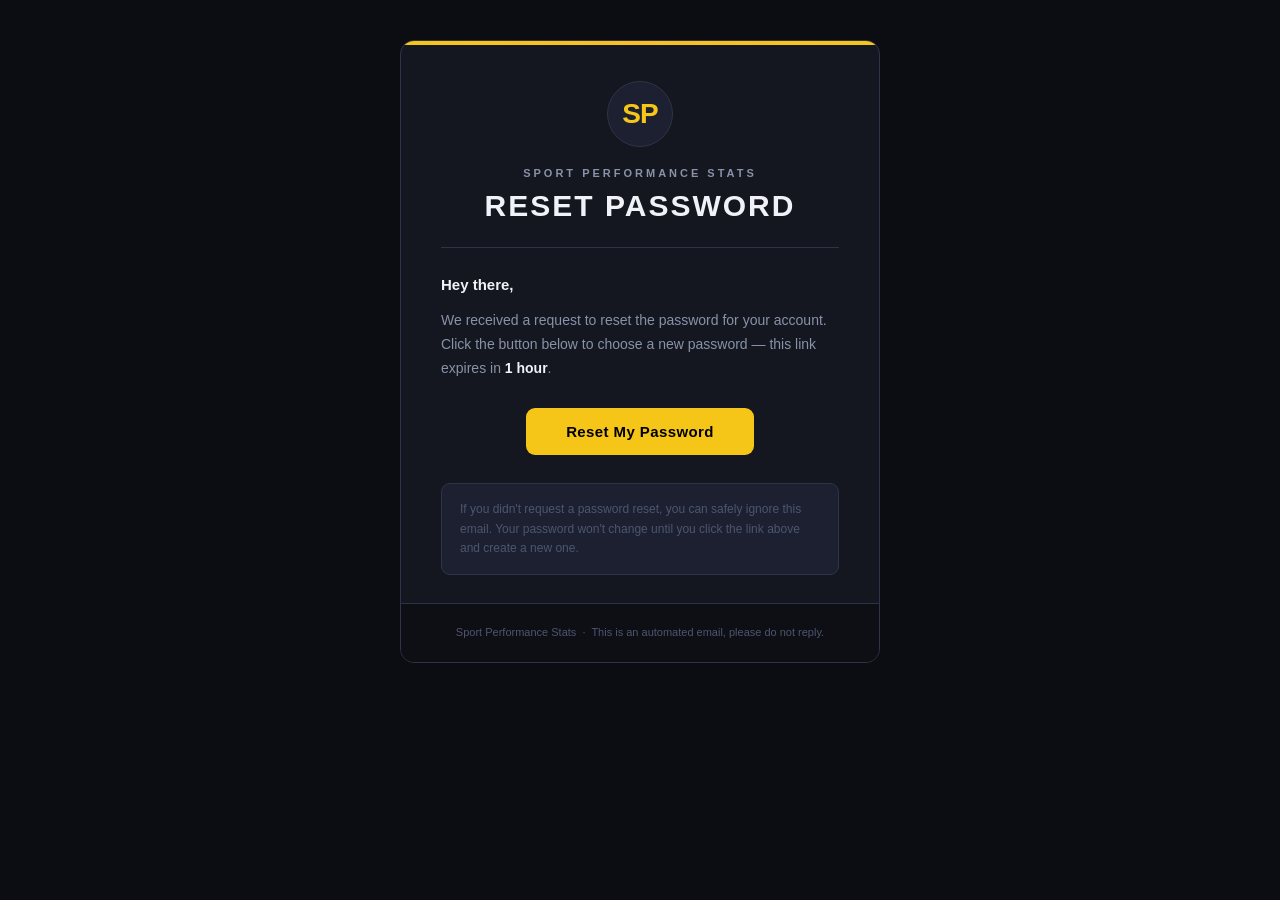
<file: lp2/email-templates/reset-password.html>
<!DOCTYPE html>
<html lang="en">
<head><meta charset="UTF-8"><meta name="viewport" content="width=device-width,initial-scale=1"></head>
<body style="margin:0;padding:0;background:#0b0d12;font-family:'Helvetica Neue',Arial,sans-serif">

  <table width="100%" cellpadding="0" cellspacing="0" style="background:#0b0d12;padding:40px 16px">
    <tr><td align="center">
      <table width="480" cellpadding="0" cellspacing="0" style="max-width:480px;width:100%;background:#14171f;border-radius:14px;border:1px solid #2e3447;overflow:hidden">

        <!-- Gold top bar -->
        <tr><td style="height:4px;background:linear-gradient(90deg,#f5c518,#fbbf24,#f5c518)"></td></tr>

        <!-- Header -->
        <tr><td align="center" style="padding:36px 40px 24px">
          <div style="display:inline-block;background:#1c2030;border:1px solid #2e3447;border-radius:50%;width:64px;height:64px;line-height:64px;text-align:center;font-size:28px;font-weight:900;color:#f5c518;letter-spacing:-1px">SP</div>
          <div style="margin-top:20px;font-size:11px;font-weight:700;letter-spacing:3px;color:#8892a8;text-transform:uppercase">Sport Performance Stats</div>
          <h1 style="margin:10px 0 0;font-size:30px;font-weight:900;letter-spacing:2px;color:#f0f2f7;text-transform:uppercase">Reset Password</h1>
        </td></tr>

        <!-- Divider -->
        <tr><td style="padding:0 40px"><div style="height:1px;background:#2e3447"></div></td></tr>

        <!-- Body -->
        <tr><td style="padding:28px 40px">
          <p style="margin:0 0 16px;font-size:15px;color:#f0f2f7;font-weight:600">Hey there,</p>
          <p style="margin:0 0 24px;font-size:14px;color:#8892a8;line-height:1.7">
            We received a request to reset the password for your account. Click the button below to choose a new password — this link expires in <strong style="color:#f0f2f7">1 hour</strong>.
          </p>

          <!-- CTA button -->
          <table width="100%" cellpadding="0" cellspacing="0"><tr><td align="center" style="padding:4px 0 28px">
            <a href="%LINK%"
               style="display:inline-block;background:#f5c518;color:#000;font-size:15px;font-weight:700;text-decoration:none;padding:15px 40px;border-radius:9px;letter-spacing:0.4px">
              Reset My Password
            </a>
          </td></tr></table>

          <!-- Info box -->
          <table width="100%" cellpadding="0" cellspacing="0">
            <tr><td style="background:#1c2030;border:1px solid #2e3447;border-radius:9px;padding:16px 18px">
              <p style="margin:0;font-size:12px;color:#4d5670;line-height:1.6">
                If you didn't request a password reset, you can safely ignore this email. Your password won't change until you click the link above and create a new one.
              </p>
            </td></tr>
          </table>
        </td></tr>

        <!-- Footer -->
        <tr><td style="background:#0d0f14;border-top:1px solid #2e3447;padding:20px 40px;text-align:center">
          <p style="margin:0;font-size:11px;color:#4d5670;line-height:1.6">
            Sport Performance Stats &nbsp;·&nbsp; This is an automated email, please do not reply.
          </p>
        </td></tr>

      </table>
    </td></tr>
  </table>

</body>
</html>
</file>
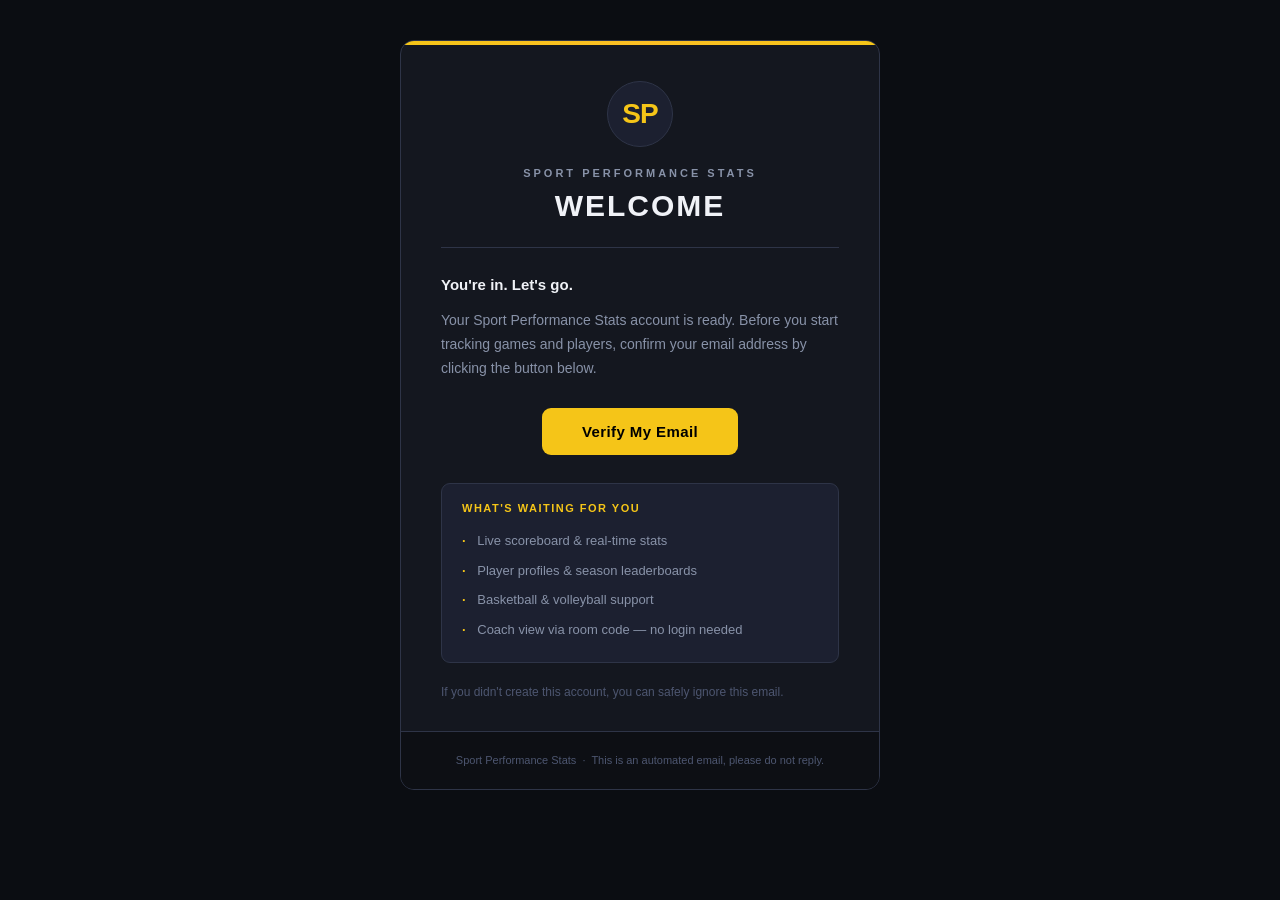
<file: lp2/email-templates/welcome-verify.html>
<!DOCTYPE html>
<html lang="en">
<head><meta charset="UTF-8"><meta name="viewport" content="width=device-width,initial-scale=1"></head>
<body style="margin:0;padding:0;background:#0b0d12;font-family:'Helvetica Neue',Arial,sans-serif">

  <table width="100%" cellpadding="0" cellspacing="0" style="background:#0b0d12;padding:40px 16px">
    <tr><td align="center">
      <table width="480" cellpadding="0" cellspacing="0" style="max-width:480px;width:100%;background:#14171f;border-radius:14px;border:1px solid #2e3447;overflow:hidden">

        <!-- Gold top bar -->
        <tr><td style="height:4px;background:linear-gradient(90deg,#f5c518,#fbbf24,#f5c518)"></td></tr>

        <!-- Header -->
        <tr><td align="center" style="padding:36px 40px 24px">
          <div style="display:inline-block;background:#1c2030;border:1px solid #2e3447;border-radius:50%;width:64px;height:64px;line-height:64px;text-align:center;font-size:28px;font-weight:900;color:#f5c518;letter-spacing:-1px">SP</div>
          <div style="margin-top:20px;font-size:11px;font-weight:700;letter-spacing:3px;color:#8892a8;text-transform:uppercase">Sport Performance Stats</div>
          <h1 style="margin:10px 0 0;font-size:30px;font-weight:900;letter-spacing:2px;color:#f0f2f7;text-transform:uppercase">Welcome</h1>
        </td></tr>

        <!-- Divider -->
        <tr><td style="padding:0 40px"><div style="height:1px;background:#2e3447"></div></td></tr>

        <!-- Body -->
        <tr><td style="padding:28px 40px">
          <p style="margin:0 0 16px;font-size:15px;color:#f0f2f7;font-weight:600">You're in. Let's go.</p>
          <p style="margin:0 0 24px;font-size:14px;color:#8892a8;line-height:1.7">
            Your Sport Performance Stats account is ready. Before you start tracking games and players, confirm your email address by clicking the button below.
          </p>

          <!-- CTA button -->
          <table width="100%" cellpadding="0" cellspacing="0"><tr><td align="center" style="padding:4px 0 28px">
            <a href="%LINK%"
               style="display:inline-block;background:#f5c518;color:#000;font-size:15px;font-weight:700;text-decoration:none;padding:15px 40px;border-radius:9px;letter-spacing:0.4px">
              Verify My Email
            </a>
          </td></tr></table>

          <!-- What you can do section -->
          <table width="100%" cellpadding="0" cellspacing="0">
            <tr><td style="background:#1c2030;border:1px solid #2e3447;border-radius:9px;padding:18px 20px">
              <p style="margin:0 0 12px;font-size:11px;font-weight:700;letter-spacing:1.5px;color:#f5c518;text-transform:uppercase">What's waiting for you</p>
              <table width="100%" cellpadding="0" cellspacing="0">
                <tr>
                  <td style="padding:5px 0;font-size:13px;color:#8892a8;line-height:1.5">
                    <span style="color:#f5c518;font-weight:700;margin-right:8px">·</span> Live scoreboard &amp; real-time stats
                  </td>
                </tr>
                <tr>
                  <td style="padding:5px 0;font-size:13px;color:#8892a8;line-height:1.5">
                    <span style="color:#f5c518;font-weight:700;margin-right:8px">·</span> Player profiles &amp; season leaderboards
                  </td>
                </tr>
                <tr>
                  <td style="padding:5px 0;font-size:13px;color:#8892a8;line-height:1.5">
                    <span style="color:#f5c518;font-weight:700;margin-right:8px">·</span> Basketball &amp; volleyball support
                  </td>
                </tr>
                <tr>
                  <td style="padding:5px 0;font-size:13px;color:#8892a8;line-height:1.5">
                    <span style="color:#f5c518;font-weight:700;margin-right:8px">·</span> Coach view via room code — no login needed
                  </td>
                </tr>
              </table>
            </td></tr>
          </table>

          <p style="margin:20px 0 0;font-size:12px;color:#4d5670;line-height:1.6">
            If you didn't create this account, you can safely ignore this email.
          </p>
        </td></tr>

        <!-- Footer -->
        <tr><td style="background:#0d0f14;border-top:1px solid #2e3447;padding:20px 40px;text-align:center">
          <p style="margin:0;font-size:11px;color:#4d5670;line-height:1.6">
            Sport Performance Stats &nbsp;·&nbsp; This is an automated email, please do not reply.
          </p>
        </td></tr>

      </table>
    </td></tr>
  </table>

</body>
</html>
</file>
